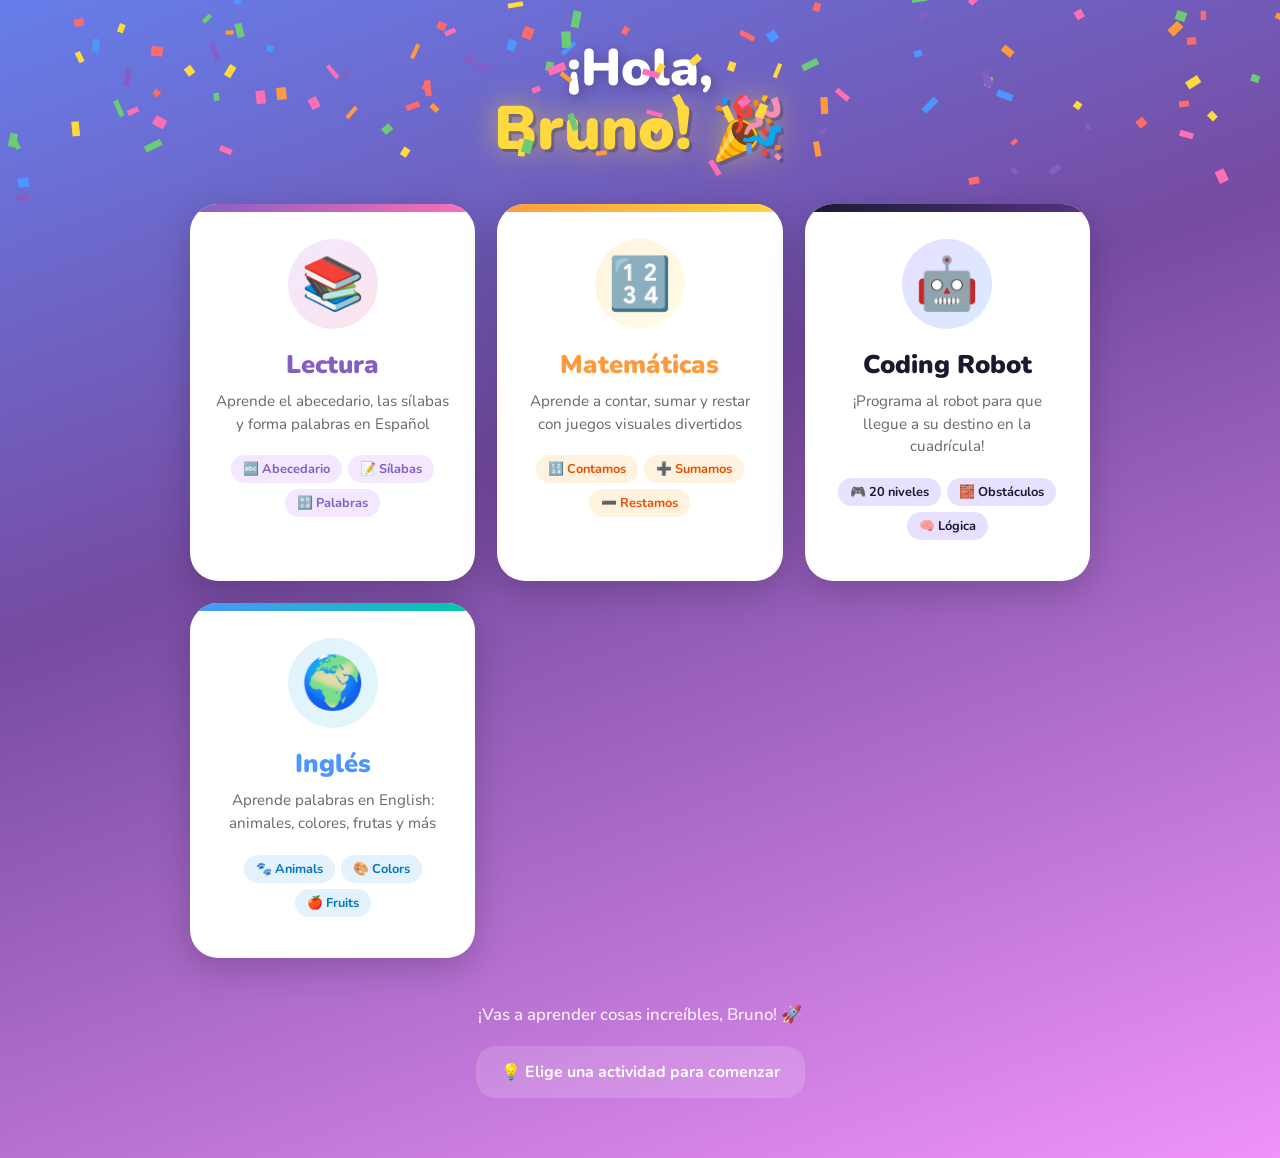
<file: index.html>
<!DOCTYPE html>
<html lang="es">
<head>
  <meta charset="UTF-8">
  <meta name="viewport" content="width=device-width, initial-scale=1.0, maximum-scale=1.0">
  <title>Bruno Aprende 🌟</title>
  <link rel="icon" href="favicon.svg" type="image/svg+xml">
  <link rel="apple-touch-icon" href="favicon.svg">
  <link rel="manifest" href="manifest.json">
  <meta name="theme-color" content="#845EC2">
  <meta name="apple-mobile-web-app-capable" content="yes">
  <meta name="apple-mobile-web-app-status-bar-style" content="black-translucent">
  <meta name="apple-mobile-web-app-title" content="Bruno Aprende">
  <link rel="stylesheet" href="styles.css">
  <style>
    body { background: linear-gradient(160deg, #667eea 0%, #764ba2 40%, #f093fb 100%); min-height: 100vh; }

    .home-wrapper {
      display: flex;
      flex-direction: column;
      align-items: center;
      padding: 40px 20px 60px;
      min-height: 100vh;
    }

    /* Header */
    .home-header { text-align: center; color: white; margin-bottom: 40px; animation: popIn 0.5s; }
    .deco-stars  { font-size: 2em; letter-spacing: 8px; margin-bottom: 15px; animation: float 3s infinite; display: block; }

    .home-header h1 {
      font-size: 3.2em;
      font-weight: 900;
      text-shadow: 3px 3px 12px rgba(0,0,0,0.25);
      line-height: 1.1;
    }

    .home-header h1 .name {
      display: block;
      font-size: 1.2em;
      color: #FFD93D;
      text-shadow: 3px 3px 0px rgba(0,0,0,0.2), 0 0 30px rgba(255,217,61,0.6);
    }

    .birthday-badge {
      display: inline-block;
      background: rgba(255,255,255,0.2);
      backdrop-filter: blur(10px);
      border: 2px solid rgba(255,255,255,0.4);
      color: white;
      border-radius: 50px;
      padding: 8px 22px;
      font-size: 1.1em;
      font-weight: 700;
      margin-top: 12px;
    }

    /* Activity Cards */
    .activity-cards {
      display: grid;
      grid-template-columns: repeat(auto-fit, minmax(260px, 1fr));
      gap: 22px;
      width: 100%;
      max-width: 900px;
    }

    .activity-card {
      background: white;
      border-radius: 28px;
      padding: 35px 25px;
      text-align: center;
      text-decoration: none;
      color: var(--text);
      box-shadow: 0 10px 35px rgba(0,0,0,0.2);
      transition: transform 0.25s, box-shadow 0.25s;
      display: block;
      position: relative;
      overflow: hidden;
      border-bottom: 6px solid transparent;
    }

    .activity-card::before {
      content: '';
      position: absolute;
      top: 0; left: 0; right: 0;
      height: 8px;
      background: var(--card-color);
    }

    .activity-card:hover {
      transform: translateY(-8px) scale(1.02);
      box-shadow: 0 18px 45px rgba(0,0,0,0.28);
    }

    .activity-card.reading   { --card-color: linear-gradient(135deg, #845EC2, #FF6FB4); }
    .activity-card.math      { --card-color: linear-gradient(135deg, #FF9A3C, #FFD93D); }
    .activity-card.english   { --card-color: linear-gradient(135deg, #4D96FF, #00C9A7); }
    .activity-card.coding    { --card-color: linear-gradient(135deg, #1a1a2e, #533483); }

    .card-icon-wrap {
      width: 90px; height: 90px;
      border-radius: 50%;
      margin: 0 auto 18px;
      display: flex;
      align-items: center;
      justify-content: center;
      font-size: 3.2em;
    }

    .reading .card-icon-wrap  { background: linear-gradient(135deg, #f3e8ff, #fce4ec); }
    .math    .card-icon-wrap  { background: linear-gradient(135deg, #fff3e0, #fffde7); }
    .english .card-icon-wrap  { background: linear-gradient(135deg, #e3f2fd, #e0f7fa); }
    .coding  .card-icon-wrap  { background: linear-gradient(135deg, #e8e0ff, #d8eaff); }

    .card-title {
      font-size: 1.6em;
      font-weight: 900;
      margin-bottom: 8px;
    }

    .reading .card-title  { color: #845EC2; }
    .math    .card-title  { color: #FF9A3C; }
    .english .card-title  { color: #4D96FF; }
    .coding  .card-title  { color: #1a1a2e; }

    .card-desc {
      font-size: 0.95em;
      color: #666;
      line-height: 1.5;
      margin-bottom: 20px;
    }

    .card-chips {
      display: flex;
      flex-wrap: wrap;
      gap: 6px;
      justify-content: center;
    }

    .chip {
      background: #f5f5f5;
      border-radius: 20px;
      padding: 5px 12px;
      font-size: 0.8em;
      font-weight: 700;
      color: #555;
    }

    .reading .chip { background: #f3e8ff; color: #845EC2; }
    .coding  .chip { background: #e8e0ff; color: #1a1a2e; }
    .math    .chip { background: #fff3e0; color: #e65100; }
    .english .chip { background: #e3f2fd; color: #0277bd; }

    /* Footer */
    .home-footer {
      text-align: center;
      color: rgba(255,255,255,0.85);
      margin-top: 45px;
      font-size: 1.05em;
      font-weight: 600;
    }

    .balloon-row {
      font-size: 2.2em;
      letter-spacing: 5px;
      margin-bottom: 10px;
      animation: float 2.5s infinite;
      display: block;
    }

    .progress-wrap {
      background: rgba(255,255,255,0.15);
      border-radius: 20px;
      padding: 15px 25px;
      margin-top: 20px;
      color: white;
      font-weight: 700;
      font-size: 0.95em;
    }
  </style>
</head>
<body>
  <canvas id="confetti-canvas"></canvas>

  <div class="home-wrapper">
    <div class="home-header">
      <h1>
        ¡Hola,
        <span class="name">Bruno! 🎉</span>
      </h1>
    </div>

    <div class="activity-cards">
      <!-- Lectura -->
      <a href="lectura.html" class="activity-card reading">
        <div class="card-icon-wrap">📚</div>
        <div class="card-title">Lectura</div>
        <div class="card-desc">
          Aprende el abecedario, las sílabas<br>
          y forma palabras en Español
        </div>
        <div class="card-chips">
          <span class="chip">🔤 Abecedario</span>
          <span class="chip">📝 Sílabas</span>
          <span class="chip">🔡 Palabras</span>
        </div>
      </a>

      <!-- Matemáticas -->
      <a href="matematicas.html" class="activity-card math">
        <div class="card-icon-wrap">🔢</div>
        <div class="card-title">Matemáticas</div>
        <div class="card-desc">
          Aprende a contar, sumar y restar<br>
          con juegos visuales divertidos
        </div>
        <div class="card-chips">
          <span class="chip">🔢 Contamos</span>
          <span class="chip">➕ Sumamos</span>
          <span class="chip">➖ Restamos</span>
        </div>
      </a>

      <!-- Robot Programador -->
      <a href="coding-robot.html" class="activity-card coding">
        <div class="card-icon-wrap">🤖</div>
        <div class="card-title">Coding Robot</div>
        <div class="card-desc">
          ¡Programa al robot para que<br>
          llegue a su destino en la cuadrícula!
        </div>
        <div class="card-chips">
          <span class="chip">🎮 20 niveles</span>
          <span class="chip">🧱 Obstáculos</span>
          <span class="chip">🧠 Lógica</span>
        </div>
      </a>

      <!-- Inglés -->
      <a href="ingles.html" class="activity-card english">
        <div class="card-icon-wrap">🌍</div>
        <div class="card-title">Inglés</div>
        <div class="card-desc">
          Aprende palabras en English:<br>
          animales, colores, frutas y más
        </div>
        <div class="card-chips">
          <span class="chip">🐾 Animals</span>
          <span class="chip">🎨 Colors</span>
          <span class="chip">🍎 Fruits</span>
        </div>
      </a>
    </div>

    <div class="home-footer">
      <p>¡Vas a aprender cosas increíbles, Bruno! 🚀</p>
      <div class="progress-wrap">
        💡 Elige una actividad para comenzar
      </div>
    </div>
  </div>

  <script src="utils.js"></script>
  <script>
    // Launch confetti on load for birthday fun!
    window.addEventListener('load', () => {
      setTimeout(() => launchConfetti(2500), 600);
    });
  </script>
</body>
</html>
</file>
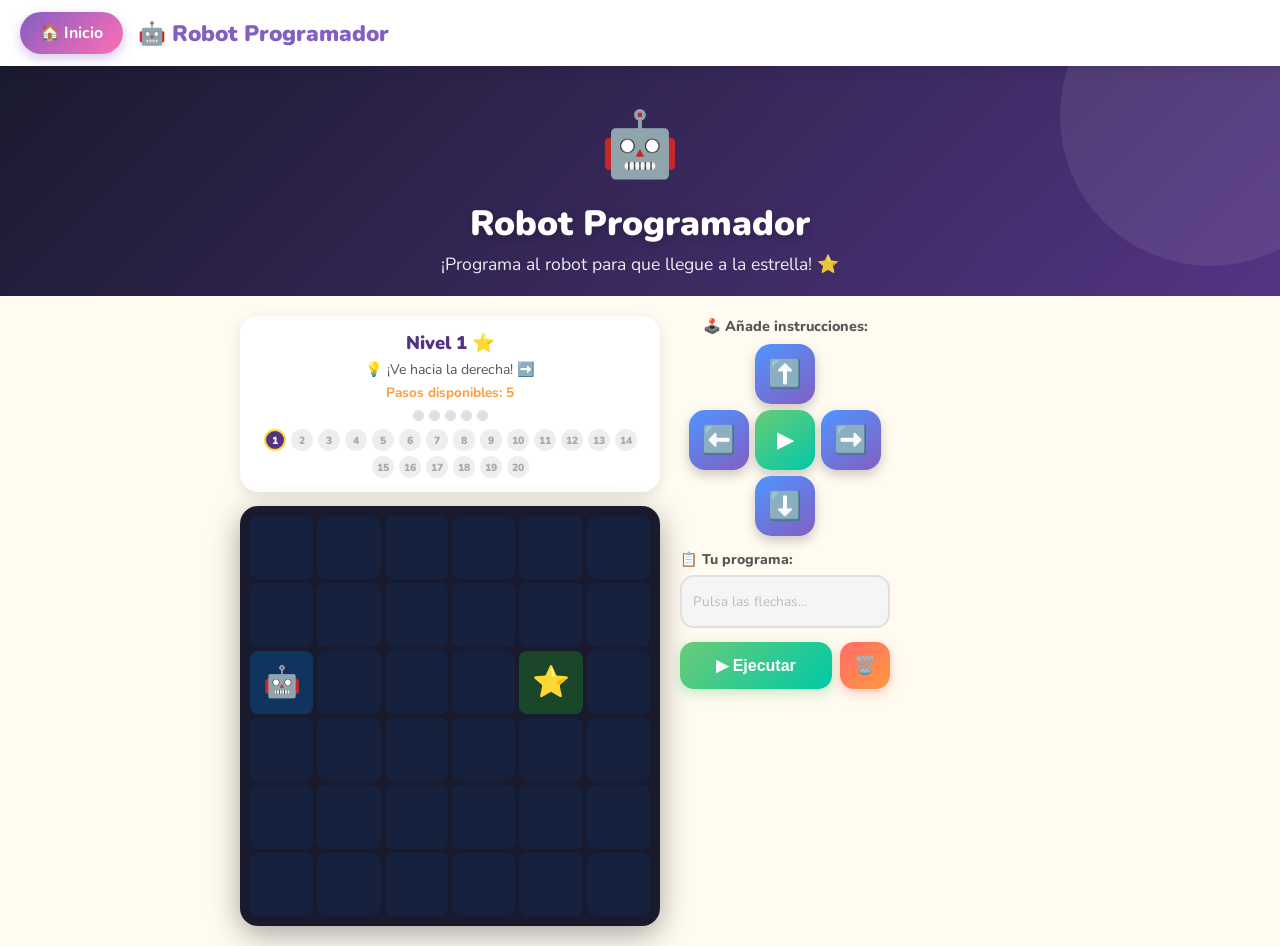
<file: coding-robot.html>
<!DOCTYPE html>
<html lang="es">
<head>
  <meta charset="UTF-8">
  <meta name="viewport" content="width=device-width, initial-scale=1.0, maximum-scale=1.0">
  <title>Robot Programador – Bruno Aprende 🤖</title>
  <link rel="icon" href="favicon.svg" type="image/svg+xml">
  <link rel="apple-touch-icon" href="favicon.svg">
  <link rel="manifest" href="manifest.json">
  <meta name="theme-color" content="#845EC2">
  <meta name="apple-mobile-web-app-capable" content="yes">
  <meta name="apple-mobile-web-app-status-bar-style" content="black-translucent">
  <meta name="apple-mobile-web-app-title" content="Bruno Aprende">
  <link rel="stylesheet" href="styles.css">
  <style>
    :root { --c1: #1a1a2e; --c2: #533483; }

    /* ===== LAYOUT ===== */
    .game-wrap {
      display: flex;
      gap: 20px;
      padding: 20px;
      align-items: flex-start;
      flex-wrap: wrap;
      max-width: 840px;
      margin: 0 auto;
    }

    .grid-section {
      flex: 1;
      min-width: 260px;
      max-width: 420px;
    }

    .controls-section {
      flex: 0 0 auto;
      width: 210px;
      display: flex;
      flex-direction: column;
      gap: 14px;
    }

    /* ===== LEVEL INFO ===== */
    .level-info {
      background: white;
      border-radius: 18px;
      padding: 14px 16px;
      box-shadow: 0 4px 14px rgba(0,0,0,0.1);
      margin-bottom: 14px;
      text-align: center;
    }
    .level-name  { font-size: 1.15em; font-weight: 900; color: #533483; }
    .level-hint  { font-size: 0.88em; color: #555; margin-top: 5px; }
    .level-steps { font-size: 0.85em; color: #FF9A3C; font-weight: 700; margin-top: 4px; }

    /* Step dots */
    .steps-row { display: flex; gap: 5px; flex-wrap: wrap; justify-content: center; margin-top: 8px; }
    .step-dot  { width: 11px; height: 11px; border-radius: 50%; background: #e0e0e0; transition: background 0.2s; }
    .step-dot.used { background: #4D96FF; }

    /* Level progress bar */
    .level-progress {
      display: flex;
      gap: 5px;
      justify-content: center;
      flex-wrap: wrap;
      margin-top: 8px;
    }
    .lv-dot {
      width: 22px; height: 22px;
      border-radius: 50%;
      background: #eee;
      display: flex;
      align-items: center;
      justify-content: center;
      font-size: 0.65em;
      font-weight: 900;
      color: #aaa;
      cursor: pointer;
      transition: all 0.15s;
      border: 2px solid transparent;
    }
    .lv-dot.done    { background: #6BCB77; color: white; }
    .lv-dot.current { background: #533483; color: white; border-color: #FFD93D; }
    .lv-dot:hover   { transform: scale(1.15); }

    /* ===== GRID ===== */
    .robot-grid {
      display: grid;
      grid-template-columns: repeat(6, 1fr);
      gap: 4px;
      background: #1a1a2e;
      border-radius: 18px;
      padding: 10px;
      box-shadow: 0 8px 30px rgba(0,0,0,0.35);
      width: 100%;
      aspect-ratio: 1;
    }

    .cell {
      background: #16213e;
      border-radius: 8px;
      display: flex;
      align-items: center;
      justify-content: center;
      font-size: clamp(1em, 4vw, 1.9em);
      aspect-ratio: 1;
      transition: background 0.25s;
      position: relative;
    }

    .cell.robot    { background: #0f3460; }
    .cell.goal     { background: #1a472a; animation: goalPulse 1.5s infinite; }
    .cell.obstacle { background: #3d0000; }
    .cell.visited  { background: #1a3a5c; }
    .cell.crash    { background: #5c0000 !important; animation: shake 0.45s; }
    .cell.success  { background: #1a5c2a !important; animation: popIn 0.4s; }

    @keyframes goalPulse {
      0%,100% { background: #1a472a; }
      50%      { background: #2d6a4f; }
    }

    /* Result banner */
    .result-banner {
      text-align: center;
      font-size: 1.15em;
      font-weight: 900;
      padding: 12px;
      border-radius: 14px;
      margin-top: 12px;
      display: none;
      animation: popIn 0.3s;
    }
    .result-banner.success { display: block; background: #e8f8e8; color: #2e7d32; }
    .result-banner.fail    { display: block; background: #ffe8e8; color: #c62828; }

    /* ===== D-PAD ===== */
    .dpad-label {
      text-align: center;
      font-size: 0.9em;
      font-weight: 800;
      color: #555;
      margin-bottom: 8px;
    }

    .dpad {
      display: grid;
      grid-template-columns: repeat(3, 60px);
      grid-template-rows: repeat(3, 60px);
      gap: 6px;
      margin: 0 auto;
      width: fit-content;
    }

    .dpad-btn {
      width: 60px; height: 60px;
      border: none;
      border-radius: 16px;
      font-size: 1.7em;
      cursor: pointer;
      display: flex;
      align-items: center;
      justify-content: center;
      transition: transform 0.1s, box-shadow 0.1s;
      box-shadow: 0 5px 12px rgba(0,0,0,0.2);
      user-select: none;
      -webkit-tap-highlight-color: transparent;
    }
    .dpad-btn:active { transform: scale(0.88); box-shadow: 0 2px 6px rgba(0,0,0,0.15); }

    .dpad-dir { background: linear-gradient(145deg, #4D96FF, #845EC2); color: white; }
    .dpad-ok  {
      background: linear-gradient(145deg, #6BCB77, #00C9A7);
      color: white;
      font-size: 1.3em;
      font-weight: 900;
    }
    .dpad-empty { background: transparent; pointer-events: none; box-shadow: none; }

    /* ===== COMMAND SEQUENCE ===== */
    .cmd-label { font-size: 0.88em; font-weight: 800; color: #555; margin-bottom: 6px; }
    .cmd-sequence {
      display: flex;
      flex-wrap: wrap;
      gap: 5px;
      min-height: 48px;
      background: #f5f5f5;
      border-radius: 14px;
      padding: 7px;
      border: 2px solid #e0e0e0;
      transition: border-color 0.3s;
    }
    .cmd-badge {
      width: 36px; height: 36px;
      border-radius: 10px;
      display: flex;
      align-items: center;
      justify-content: center;
      font-size: 1.1em;
      animation: popIn 0.18s;
      transition: all 0.2s;
    }
    .cmd-badge.pending  { background: linear-gradient(135deg,#4D96FF,#845EC2); box-shadow: 0 2px 6px rgba(77,150,255,0.35); }
    .cmd-badge.current  { background: linear-gradient(135deg,#FFD93D,#FF9A3C); box-shadow: 0 0 12px rgba(255,217,61,0.7); transform: scale(1.15); }
    .cmd-badge.done     { background: linear-gradient(135deg,#6BCB77,#00C9A7); }
    .cmd-badge.fail     { background: linear-gradient(135deg,#FF6B6B,#FF9A3C); }

    /* ===== ACTION BUTTONS ===== */
    .action-row { display: flex; gap: 8px; }

    .btn-run {
      flex: 1;
      background: linear-gradient(135deg, #6BCB77, #00C9A7);
      color: white; border: none;
      border-radius: 14px; padding: 13px 8px;
      font-size: 1em; font-weight: 900; cursor: pointer;
      box-shadow: 0 4px 14px rgba(107,203,119,0.4);
      transition: transform 0.15s;
    }
    .btn-run:hover:not(:disabled) { transform: scale(1.04); }
    .btn-run:disabled { opacity: 0.45; cursor: default; }

    .btn-clear {
      background: linear-gradient(135deg, #FF6B6B, #FF9A3C);
      color: white; border: none;
      border-radius: 14px; padding: 13px 14px;
      font-size: 1.1em; font-weight: 900; cursor: pointer;
      box-shadow: 0 4px 12px rgba(255,107,107,0.35);
      transition: transform 0.15s;
    }
    .btn-clear:hover { transform: scale(1.06); }

    /* ===== LEVEL COMPLETE MODAL ===== */
    .lc-box {
      background: white;
      border-radius: 28px;
      padding: 38px 28px;
      text-align: center;
      max-width: 330px;
      width: 92%;
      animation: popIn 0.4s;
    }
    .lc-box .lc-icon { font-size: 5em; display: block; }
    .lc-box h2 { font-size: 1.7em; font-weight: 900; color: #533483; margin: 12px 0 6px; }
    .lc-box p  { color: #555; margin-bottom: 22px; font-size: 1.05em; }

    /* ===== RESPONSIVE ===== */
    @media (max-width: 540px) {
      .game-wrap { flex-direction: column; align-items: center; padding: 12px; }
      .grid-section { max-width: 320px; width: 100%; }
      .controls-section { width: 100%; max-width: 320px; }
      .dpad { grid-template-columns: repeat(3, 70px); grid-template-rows: repeat(3, 70px); }
      .dpad-btn { width: 70px; height: 70px; }
    }
  </style>
</head>
<body>
  <canvas id="confetti-canvas"></canvas>

  <!-- Navbar -->
  <nav class="navbar">
    <a href="index.html" class="btn-home">🏠 Inicio</a>
    <span class="logo">🤖 Robot Programador</span>
  </nav>

  <!-- Header -->
  <div class="page-header" style="--c1:#1a1a2e;--c2:#533483;">
    <span class="page-icon">🤖</span>
    <h1>Robot Programador</h1>
    <p>¡Programa al robot para que llegue a la estrella! ⭐</p>
  </div>

  <div class="game-wrap">

    <!-- ===== LEFT: GRID ===== -->
    <div class="grid-section">

      <!-- Level info -->
      <div class="level-info">
        <div class="level-name"  id="level-name">Nivel 1</div>
        <div class="level-hint"  id="level-hint">💡 ...</div>
        <div class="level-steps" id="level-steps">Pasos disponibles: 0</div>
        <div class="steps-row"   id="steps-row"></div>
        <!-- Level dots -->
        <div class="level-progress" id="level-progress"></div>
      </div>

      <!-- 6x6 Grid -->
      <div class="robot-grid" id="robot-grid"></div>

      <!-- Result banner -->
      <div class="result-banner" id="result-banner"></div>
    </div>

    <!-- ===== RIGHT: CONTROLS ===== -->
    <div class="controls-section">

      <!-- D-pad -->
      <div>
        <div class="dpad-label">🕹️ Añade instrucciones:</div>
        <div class="dpad">
          <div class="dpad-empty"></div>
          <button class="dpad-btn dpad-dir" onclick="addCmd('U')" title="Arriba">⬆️</button>
          <div class="dpad-empty"></div>

          <button class="dpad-btn dpad-dir" onclick="addCmd('L')" title="Izquierda">⬅️</button>
          <button class="dpad-btn dpad-ok"  onclick="runProgram()" title="Ejecutar">▶</button>
          <button class="dpad-btn dpad-dir" onclick="addCmd('R')" title="Derecha">➡️</button>

          <div class="dpad-empty"></div>
          <button class="dpad-btn dpad-dir" onclick="addCmd('D')" title="Abajo">⬇️</button>
          <div class="dpad-empty"></div>
        </div>
      </div>

      <!-- Command sequence -->
      <div>
        <div class="cmd-label">📋 Tu programa:</div>
        <div class="cmd-sequence" id="cmd-sequence">
          <span style="color:#bbb;font-size:0.85em;padding:8px 4px;">Pulsa las flechas...</span>
        </div>
      </div>

      <!-- Action buttons -->
      <div class="action-row">
        <button class="btn-run" id="btn-run" onclick="runProgram()">▶ Ejecutar</button>
        <button class="btn-clear" onclick="clearLevel()" title="Limpiar">🗑️</button>
      </div>

    </div>
  </div>

  <!-- Level complete modal -->
  <div class="modal-overlay" id="celebration-modal">
    <div class="lc-box">
      <span class="lc-icon cel-emoji">🌟</span>
      <h2 class="cel-msg">¡Nivel completado!</h2>
      <p class="cel-sub">¡Programaste al robot perfectamente!</p>
      <button class="btn btn-primary" id="next-btn" onclick="nextLevel()">Siguiente nivel ➡️</button>
    </div>
  </div>

  <script src="utils.js"></script>
  <script>

    // ===== LEVELS =====
    // r = row (0=top), c = col (0=left)
    const LEVELS = [
      // ── 1-2: Línea recta (⭐) ──
      { name:'Nivel 1',  stars:1, robot:{r:2,c:0}, goal:{r:2,c:4}, maxSteps:5,
        hint:'¡Ve hacia la derecha! ➡️' },
      { name:'Nivel 2',  stars:1, robot:{r:0,c:2}, goal:{r:4,c:2}, maxSteps:5,
        hint:'¡Baja todo recto! ⬇️' },
      // ── 3-6: Dos direcciones sin obstáculos (⭐⭐) ──
      { name:'Nivel 3',  stars:2, robot:{r:0,c:0}, goal:{r:3,c:4}, maxSteps:9,
        hint:'Ve a la derecha y luego baja ↪️' },
      { name:'Nivel 4',  stars:2, robot:{r:5,c:0}, goal:{r:2,c:3}, maxSteps:8,
        hint:'Sube y luego ve a la derecha 🤔' },
      { name:'Nivel 5',  stars:2, robot:{r:0,c:5}, goal:{r:4,c:1}, maxSteps:9,
        hint:'Baja y luego ve a la izquierda 🤔' },
      { name:'Nivel 6',  stars:2, robot:{r:5,c:5}, goal:{r:1,c:1}, maxSteps:9,
        hint:'Sube y ve a la izquierda 🤔' },
      // ── 7-8: Dos direcciones + 1 obstáculo (⭐⭐) ──
      { name:'Nivel 7',  stars:2, robot:{r:0,c:0}, goal:{r:4,c:5}, maxSteps:11,
        obstacles:[{r:2,c:2}],
        hint:'¡Hay un obstáculo en el camino, rodéalo! 🧱' },
      { name:'Nivel 8',  stars:2, robot:{r:5,c:0}, goal:{r:1,c:4}, maxSteps:11,
        obstacles:[{r:3,c:2}],
        hint:'¡Busca el camino libre! 🧱' },
      // ── 9-10: Diagonal y grupos de obstáculos (⭐⭐⭐) ──
      { name:'Nivel 9',  stars:3, robot:{r:0,c:0}, goal:{r:5,c:5}, maxSteps:13,
        obstacles:[{r:1,c:1},{r:2,c:2},{r:3,c:3},{r:4,c:4}],
        hint:'¡La diagonal te bloquea! Rodéala por fuera 🧱' },
      { name:'Nivel 10', stars:3, robot:{r:5,c:0}, goal:{r:0,c:5}, maxSteps:12,
        obstacles:[{r:2,c:1},{r:2,c:2},{r:3,c:3},{r:3,c:4}],
        hint:'¡Esquiva los bloques del centro! 🧠' },
      // ── 11-12: Muros con un hueco (⭐⭐⭐) ──
      { name:'Nivel 11', stars:3, robot:{r:0,c:0}, goal:{r:5,c:4}, maxSteps:12,
        obstacles:[{r:2,c:1},{r:2,c:2},{r:2,c:3},{r:2,c:4},{r:2,c:5}],
        hint:'¡Hay un muro! El hueco está a la izquierda 🧱' },
      { name:'Nivel 12', stars:3, robot:{r:0,c:0}, goal:{r:5,c:5}, maxSteps:13,
        obstacles:[{r:2,c:1},{r:2,c:2},{r:2,c:3},{r:2,c:4},{r:4,c:0},{r:4,c:1},{r:4,c:2},{r:4,c:3}],
        hint:'¡Dos muros, dos huecos! Piensa bien el camino 🧠🧱' },
      // ── 13-14: Dos muros en zigzag (⭐⭐⭐⭐) ──
      { name:'Nivel 13', stars:4, robot:{r:0,c:5}, goal:{r:5,c:0}, maxSteps:13,
        obstacles:[{r:1,c:0},{r:1,c:1},{r:1,c:2},{r:1,c:3},{r:1,c:4},{r:3,c:1},{r:3,c:2},{r:3,c:3},{r:3,c:4},{r:3,c:5}],
        hint:'¡Dos muros! El hueco se alterna de lado 🔄🧱' },
      { name:'Nivel 14', stars:4, robot:{r:0,c:0}, goal:{r:5,c:5}, maxSteps:13,
        obstacles:[{r:1,c:1},{r:1,c:2},{r:1,c:3},{r:1,c:4},{r:1,c:5},{r:3,c:0},{r:3,c:1},{r:3,c:2},{r:3,c:3},{r:3,c:4}],
        hint:'¡El hueco cambia de lado en cada muro! 🔄🧠' },
      // ── 15-16: Tres muros, la meta es el hueco (⭐⭐⭐⭐) ──
      { name:'Nivel 15', stars:4, robot:{r:0,c:0}, goal:{r:5,c:3}, maxSteps:15,
        obstacles:[{r:1,c:1},{r:1,c:2},{r:1,c:3},{r:1,c:4},{r:1,c:5},{r:3,c:0},{r:3,c:1},{r:3,c:2},{r:3,c:3},{r:3,c:4},{r:5,c:0},{r:5,c:1},{r:5,c:2},{r:5,c:4},{r:5,c:5}],
        hint:'¡Tres muros! La estrella está en el único hueco libre 🏆🧱' },
      { name:'Nivel 16', stars:4, robot:{r:5,c:5}, goal:{r:0,c:2}, maxSteps:15,
        obstacles:[{r:4,c:0},{r:4,c:1},{r:4,c:2},{r:4,c:3},{r:4,c:4},{r:2,c:1},{r:2,c:2},{r:2,c:3},{r:2,c:4},{r:2,c:5},{r:0,c:0},{r:0,c:1},{r:0,c:3},{r:0,c:4},{r:0,c:5}],
        hint:'¡Sube por el hueco correcto en cada muro! ⬆️🤯' },
      // ── 17-18: Tres muros simétricos (⭐⭐⭐⭐⭐) ──
      { name:'Nivel 17', stars:5, robot:{r:0,c:0}, goal:{r:5,c:5}, maxSteps:14,
        obstacles:[{r:1,c:1},{r:1,c:2},{r:1,c:3},{r:1,c:4},{r:3,c:1},{r:3,c:2},{r:3,c:3},{r:3,c:4},{r:5,c:1},{r:5,c:2},{r:5,c:3},{r:5,c:4}],
        hint:'¡Experto! Tres muros te esperan, solo hay un lado libre 🤯🧱' },
      { name:'Nivel 18', stars:5, robot:{r:0,c:5}, goal:{r:5,c:0}, maxSteps:14,
        obstacles:[{r:1,c:1},{r:1,c:2},{r:1,c:3},{r:1,c:4},{r:3,c:1},{r:3,c:2},{r:3,c:3},{r:3,c:4},{r:5,c:1},{r:5,c:2},{r:5,c:3},{r:5,c:4}],
        hint:'¡Al revés que el anterior! ¿Qué lado eliges? 🔄🤯' },
      // ── 19-20: Curva en S (⭐⭐⭐⭐⭐) ──
      { name:'Nivel 19', stars:5, robot:{r:0,c:0}, goal:{r:5,c:1}, maxSteps:16,
        obstacles:[{r:2,c:0},{r:2,c:1},{r:2,c:2},{r:2,c:3},{r:4,c:2},{r:4,c:3},{r:4,c:4},{r:4,c:5}],
        hint:'¡Curva en S! Avanza, gira y vuelve a girar 🐍🏅' },
      { name:'Nivel 20', stars:5, robot:{r:0,c:0}, goal:{r:5,c:5}, maxSteps:22,
        obstacles:[{r:1,c:0},{r:1,c:1},{r:1,c:2},{r:1,c:3},{r:1,c:4},{r:3,c:2},{r:3,c:3},{r:3,c:4},{r:3,c:5},{r:5,c:0},{r:5,c:1},{r:5,c:2},{r:5,c:3},{r:5,c:4}],
        hint:'¡El nivel definitivo! Triple curva en S, solo los mejores lo superan 🏆👑' },
    ];

    const ARROWS = { U:'⬆️', D:'⬇️', L:'⬅️', R:'➡️' };
    const DELTAS = { U:{r:-1,c:0}, D:{r:1,c:0}, L:{r:0,c:-1}, R:{r:0,c:1} };

    let currentLv   = 0;
    let commands    = [];
    let isRunning   = false;
    let completed   = new Set();   // completed level indices

    // ── helpers ──
    function hasObstacle(r, c) {
      return (LEVELS[currentLv].obstacles || []).some(o => o.r===r && o.c===c);
    }
    function delay(ms) { return new Promise(res => setTimeout(res, ms)); }

    // ===== RENDER GRID =====
    function renderGrid(path=[], robotAt=null, crashAt=null) {
      const lv   = LEVELS[currentLv];
      const rPos = robotAt || lv.robot;
      const grid = document.getElementById('robot-grid');
      grid.innerHTML = '';

      for (let r=0; r<6; r++) {
        for (let c=0; c<6; c++) {
          const cell   = document.createElement('div');
          cell.className = 'cell';

          const isRobot = rPos.r===r && rPos.c===c;
          const isGoal  = lv.goal.r===r && lv.goal.c===c;
          const isObs   = hasObstacle(r, c);
          const isCrash = crashAt && crashAt.r===r && crashAt.c===c;
          const isPath  = path.some(p => p.r===r && p.c===c);

          if (isCrash)             { cell.classList.add('crash');    cell.textContent='💥'; }
          else if (isRobot&&isGoal){ cell.classList.add('success');  cell.textContent='🎉'; }
          else if (isRobot)        { cell.classList.add('robot');    cell.textContent='🤖'; }
          else if (isGoal)         { cell.classList.add('goal');     cell.textContent='⭐'; }
          else if (isObs)          { cell.classList.add('obstacle'); cell.textContent='🧱'; }
          else if (isPath)         { cell.classList.add('visited');  cell.textContent='·';  }

          grid.appendChild(cell);
        }
      }
    }

    // ===== LOAD LEVEL =====
    function loadLevel(idx) {
      currentLv = idx;
      commands  = [];
      isRunning = false;
      const lv  = LEVELS[idx];

      document.getElementById('level-name').textContent  = lv.name + ' ' + '⭐'.repeat(lv.stars);
      document.getElementById('level-hint').textContent  = '💡 ' + lv.hint;
      document.getElementById('level-steps').textContent = `Pasos disponibles: ${lv.maxSteps}`;
      document.getElementById('btn-run').disabled = false;

      // Steps dots
      const sRow = document.getElementById('steps-row');
      sRow.innerHTML = '';
      for (let i=0; i<lv.maxSteps; i++) {
        const d = document.createElement('div');
        d.className = 'step-dot';
        sRow.appendChild(d);
      }

      // Level progress dots
      buildProgressDots();
      renderGrid();
      updateCmdDisplay();
      hideBanner();
      hideCelebration();
    }

    function buildProgressDots() {
      const wrap = document.getElementById('level-progress');
      wrap.innerHTML = '';
      LEVELS.forEach((lv, i) => {
        const d = document.createElement('div');
        d.className = 'lv-dot';
        d.textContent = i+1;
        if (completed.has(i)) d.classList.add('done');
        if (i === currentLv)  d.classList.add('current');
        d.onclick = () => { if (!isRunning) loadLevel(i); };
        wrap.appendChild(d);
      });
    }

    // ===== COMMANDS =====
    function addCmd(dir) {
      if (isRunning) return;
      const lv = LEVELS[currentLv];
      if (commands.length >= lv.maxSteps) {
        // Wiggle the sequence box
        const seq = document.getElementById('cmd-sequence');
        seq.style.borderColor = '#FF6B6B';
        setTimeout(() => seq.style.borderColor = '#e0e0e0', 600);
        playWrong();
        return;
      }
      playClick();
      commands.push(dir);
      updateCmdDisplay();
    }

    function updateCmdDisplay() {
      const seq = document.getElementById('cmd-sequence');
      seq.innerHTML = '';
      if (commands.length === 0) {
        seq.innerHTML = '<span style="color:#bbb;font-size:0.85em;padding:8px 4px;">Pulsa las flechas...</span>';
      } else {
        commands.forEach((cmd, i) => {
          const b = document.createElement('div');
          b.className = 'cmd-badge pending';
          b.id = `badge-${i}`;
          b.textContent = ARROWS[cmd];
          seq.appendChild(b);
        });
      }
      // Update step dots
      document.querySelectorAll('#steps-row .step-dot').forEach((d, i) => {
        d.classList.toggle('used', i < commands.length);
      });
    }

    function clearLevel() {
      if (isRunning) return;
      commands  = [];
      isRunning = false;
      document.getElementById('btn-run').disabled = false;
      playClick();
      renderGrid();
      updateCmdDisplay();
      hideBanner();
    }

    // ===== RUN =====
    async function runProgram() {
      if (isRunning) return;
      if (commands.length === 0) {
        speak('¡Añade instrucciones primero!', 0.85, 1.1);
        const seq = document.getElementById('cmd-sequence');
        seq.style.borderColor = '#FF9A3C';
        setTimeout(() => seq.style.borderColor = '#e0e0e0', 700);
        return;
      }

      isRunning = true;
      document.getElementById('btn-run').disabled = true;
      hideBanner();

      const lv  = LEVELS[currentLv];
      let pos   = { ...lv.robot };
      const path = [];

      for (let i=0; i<commands.length; i++) {
        // Highlight current badge
        document.querySelectorAll('.cmd-badge').forEach((b, j) => {
          b.className = 'cmd-badge ' +
            (j < i ? 'done' : j === i ? 'current' : 'pending');
        });

        await delay(420);

        const delta = DELTAS[commands[i]];
        const nr = pos.r + delta.r;
        const nc = pos.c + delta.c;

        // Out of bounds
        if (nr < 0 || nr > 5 || nc < 0 || nc > 5) {
          renderGrid(path, pos, pos);
          await delay(200);
          document.querySelectorAll('.cmd-badge').forEach((b,j)=>{
            if(j===i) b.className='cmd-badge fail';
          });
          showBanner(false, '¡Ups! El robot salió de la cuadrícula 😅');
          speak('¡Ups! El robot se cayó del borde. ¡Inténtalo de nuevo!', 0.85, 1.1);
          isRunning = false;
          document.getElementById('btn-run').disabled = false;
          return;
        }

        // Hit obstacle
        if (hasObstacle(nr, nc)) {
          renderGrid(path, pos, {r:nr, c:nc});
          await delay(200);
          document.querySelectorAll('.cmd-badge').forEach((b,j)=>{
            if(j===i) b.className='cmd-badge fail';
          });
          showBanner(false, '¡Ups! El robot chocó con un obstáculo 🧱');
          speak('¡El robot chocó con un obstáculo! ¡Inténtalo de nuevo!', 0.85, 1.1);
          isRunning = false;
          document.getElementById('btn-run').disabled = false;
          return;
        }

        path.push({ ...pos });
        pos = { r:nr, c:nc };
        renderGrid(path, pos);

        // Goal reached!
        if (pos.r === lv.goal.r && pos.c === lv.goal.c) {
          document.querySelectorAll('.cmd-badge').forEach(b => b.className='cmd-badge done');
          await delay(300);
          renderGrid(path, pos);         // shows 🎉
          const CONGRATS = [
            '¡Bruno, lo has hecho genial! 🌟',
            '¡Fantástico, Bruno! 🚀',
            '¡Enhorabuena, Bruno! 🎉',
            '¡Increíble, Bruno! 🤩',
            '¡Muy bien, Bruno! ⭐',
            '¡Eso es, Bruno! ¡Tú puedes con todo! 💪',
            '¡Qué listo eres, Bruno! 🧠',
            '¡Genio del código, Bruno! 👾',
            '¡Impresionante, Bruno! 🏅',
            '¡Lo has clavado, Bruno! 🎯',
          ];
          const congrats = CONGRATS[currentLv % CONGRATS.length];
          showBanner(true, '¡Llegaste a la estrella! 🌟');
          playCorrect();
          launchConfetti(2800);
          speak(congrats.replace(/[🌟🚀🎉🤩⭐💪🧠👾🏅🎯]/gu, ''), 0.8, 1.15);
          completed.add(currentLv);
          buildProgressDots();

          await delay(1000);

          const isLast = currentLv >= LEVELS.length - 1;
          showCelebration(
            isLast ? '¡Has completado todos los niveles! 🏆' : congrats,
            isLast ? '¡Bruno, eres un auténtico Coding Master! 🤖👑' : '¡Sigue así, campeón!',
            '🤖'
          );
          const nextBtn = document.getElementById('next-btn');
          if (isLast) {
            nextBtn.textContent = '🔄 Jugar de nuevo';
            nextBtn.onclick = () => { completed.clear(); loadLevel(0); hideCelebration(); };
          } else {
            nextBtn.textContent = 'Siguiente nivel ➡️';
            nextBtn.onclick = nextLevel;
          }
          isRunning = false;
          return;
        }
      }

      // Ran out of steps without reaching goal
      document.querySelectorAll('.cmd-badge').forEach(b => b.className='cmd-badge done');
      showBanner(false, '¡Casi! El robot no llegó a la estrella ⭐');
      speak('¡Casi! Necesitas más pasos o un camino diferente. ¡Inténtalo de nuevo!', 0.85, 1.1);
      isRunning = false;
      document.getElementById('btn-run').disabled = false;
    }

    function nextLevel() {
      hideCelebration();
      loadLevel(Math.min(currentLv + 1, LEVELS.length - 1));
    }

    function showBanner(ok, msg) {
      const b = document.getElementById('result-banner');
      b.className = 'result-banner ' + (ok ? 'success' : 'fail');
      b.textContent = msg;
    }
    function hideBanner() {
      document.getElementById('result-banner').className = 'result-banner';
    }

    // Keyboard shortcuts (for desktop/laptop)
    document.addEventListener('keydown', e => {
      if (isRunning) return;
      const map = { ArrowUp:'U', ArrowDown:'D', ArrowLeft:'L', ArrowRight:'R' };
      if (map[e.key]) { e.preventDefault(); addCmd(map[e.key]); }
      if (e.key === 'Enter') runProgram();
      if (e.key === 'Escape' || e.key === 'Backspace') clearLevel();
    });

    // ===== INIT =====
    loadLevel(0);
  </script>
</body>
</html>
</file>
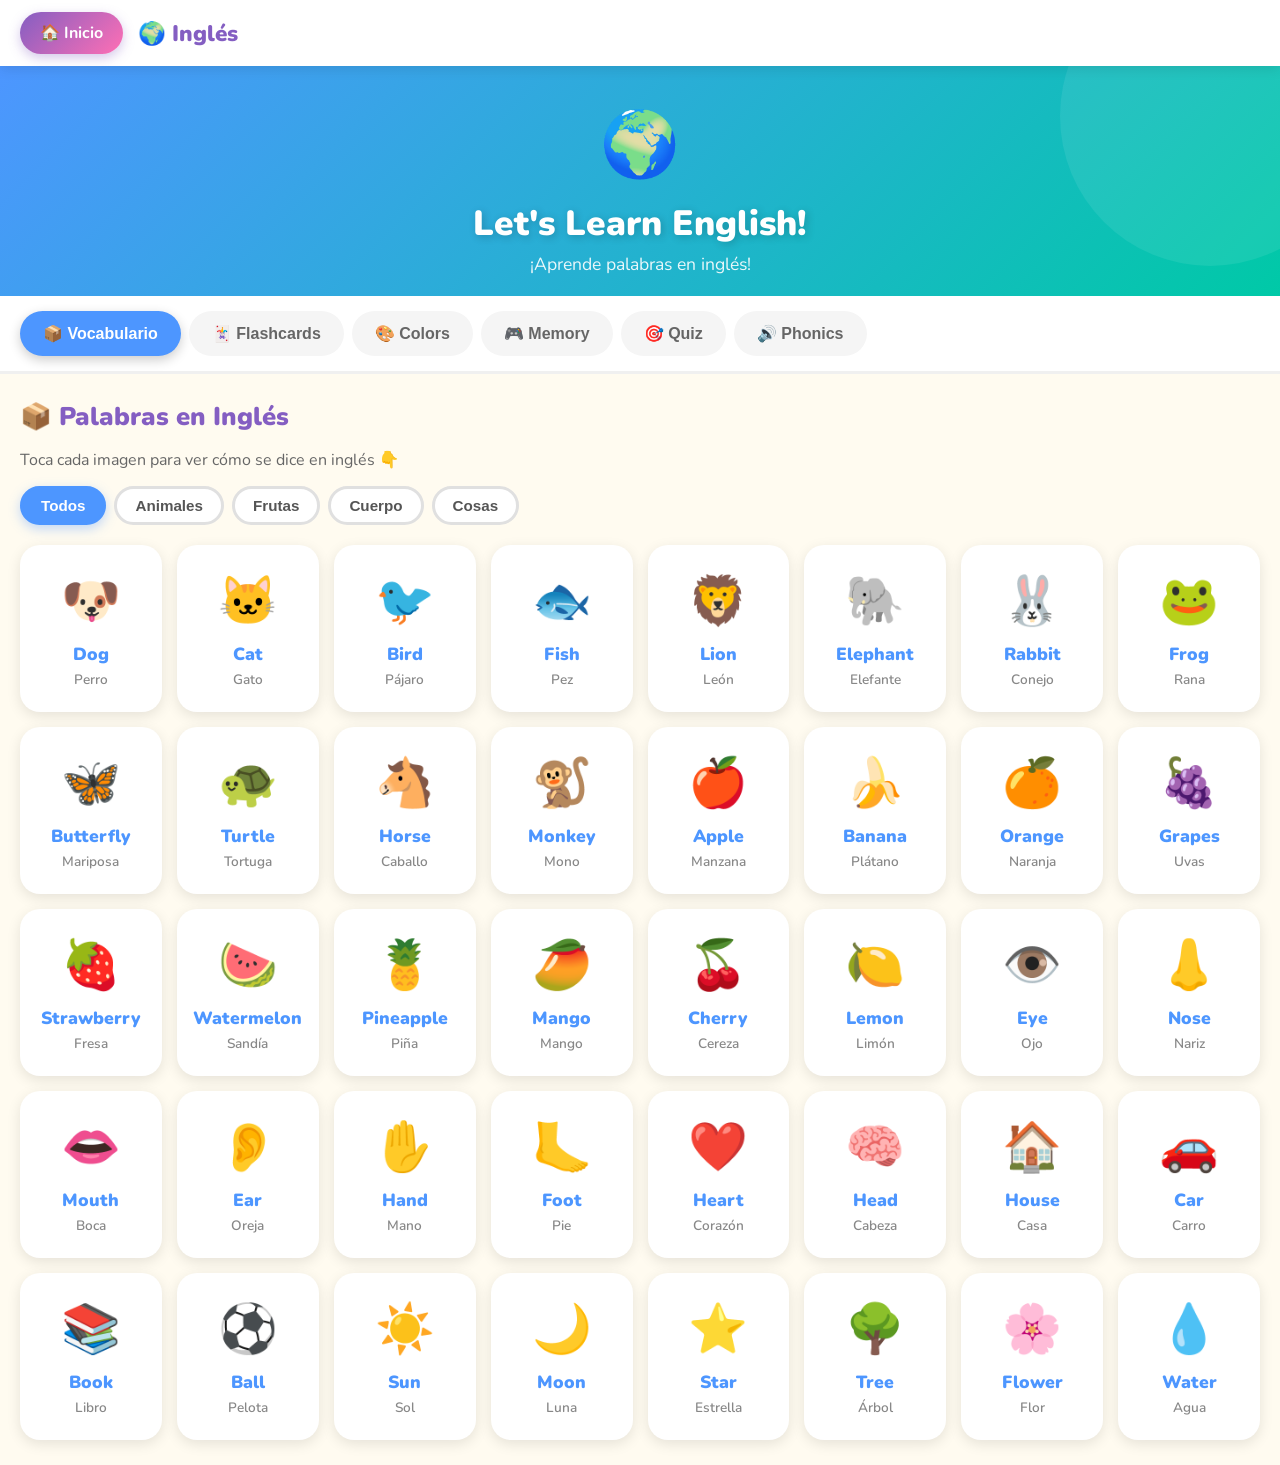
<file: ingles.html>
<!DOCTYPE html>
<html lang="es">
<head>
  <meta charset="UTF-8">
  <meta name="viewport" content="width=device-width, initial-scale=1.0, maximum-scale=1.0">
  <title>Inglés – Bruno Aprende 🌍</title>
  <link rel="icon" href="favicon.svg" type="image/svg+xml">
  <link rel="apple-touch-icon" href="favicon.svg">
  <link rel="manifest" href="manifest.json">
  <meta name="theme-color" content="#845EC2">
  <meta name="apple-mobile-web-app-capable" content="yes">
  <meta name="apple-mobile-web-app-status-bar-style" content="black-translucent">
  <meta name="apple-mobile-web-app-title" content="Bruno Aprende">
  <link rel="stylesheet" href="styles.css">
  <style>
    :root { --c1: #4D96FF; --c2: #00C9A7; }

    /* Category chips */
    .cat-filter { display: flex; flex-wrap: wrap; gap: 8px; margin-bottom: 20px; }
    .cat-chip {
      background: white;
      border: 3px solid #e0e0e0;
      border-radius: 50px;
      padding: 8px 18px;
      font-size: 0.95em;
      font-weight: 700;
      cursor: pointer;
      transition: all 0.15s;
      color: #555;
    }
    .cat-chip.active { background: var(--blue); border-color: var(--blue); color: white; box-shadow: 0 4px 12px rgba(77,150,255,0.35); }
    .cat-chip:hover:not(.active) { border-color: var(--blue); color: var(--blue); }

    /* Vocab grid */
    .vocab-grid { display: grid; grid-template-columns: repeat(auto-fill, minmax(140px, 1fr)); gap: 15px; }
    .vocab-card {
      background: white;
      border-radius: 20px;
      padding: 20px 12px;
      text-align: center;
      box-shadow: 0 4px 14px rgba(0,0,0,0.1);
      cursor: pointer;
      transition: transform 0.2s, box-shadow 0.2s;
      border: 3px solid transparent;
      user-select: none;
    }
    .vocab-card:hover { transform: scale(1.06); box-shadow: 0 8px 22px rgba(0,0,0,0.16); border-color: var(--blue); }
    .vocab-card .vc-emoji { font-size: 3em; display: block; margin-bottom: 8px; }
    .vocab-card .vc-en { font-size: 1.1em; font-weight: 900; color: var(--blue); margin-bottom: 4px; }
    .vocab-card .vc-es { font-size: 0.85em; font-weight: 600; color: #888; }

    /* Word popup */
    .word-popup {
      position: fixed;
      top: 50%; left: 50%;
      transform: translate(-50%,-50%) scale(0);
      background: linear-gradient(135deg, #4D96FF, #00C9A7);
      color: white;
      border-radius: 28px;
      padding: 35px 45px;
      text-align: center;
      z-index: 999;
      box-shadow: 0 15px 50px rgba(0,0,0,0.3);
      transition: transform 0.3s;
      min-width: 220px;
    }
    .word-popup.show { transform: translate(-50%,-50%) scale(1); }
    .word-popup .wp-emoji { font-size: 4em; }
    .word-popup .wp-en  { font-size: 2.2em; font-weight: 900; margin-top: 8px; }
    .word-popup .wp-es  { font-size: 1.2em; font-weight: 600; opacity: 0.85; margin-top: 4px; }

    /* Flashcard nav */
    .fc-nav { display: flex; align-items: center; justify-content: center; gap: 15px; margin: 15px 0; flex-wrap: wrap; }
    .fc-nav .fc-counter { font-size: 1.1em; font-weight: 800; color: var(--blue); }
    .fc-hint { text-align: center; font-size: 0.95em; color: #888; margin-bottom: 15px; }

    /* Color swatches */
    .color-grid { display: grid; grid-template-columns: repeat(auto-fill, minmax(140px, 1fr)); gap: 15px; }
    .color-swatch {
      border-radius: 20px;
      padding: 30px 15px;
      text-align: center;
      box-shadow: 0 4px 14px rgba(0,0,0,0.12);
      cursor: pointer;
      transition: transform 0.2s;
      color: white;
      text-shadow: 1px 1px 4px rgba(0,0,0,0.3);
    }
    .color-swatch:hover { transform: scale(1.07); }
    .color-swatch .cs-en { font-size: 1.3em; font-weight: 900; }
    .color-swatch .cs-es { font-size: 0.9em; font-weight: 600; opacity: 0.9; margin-top: 4px; }

    /* Memory game */
    .memory-grid {
      display: grid;
      grid-template-columns: repeat(4, 1fr);
      gap: 10px;
      max-width: 480px;
      margin: 0 auto;
    }
    .mem-card {
      aspect-ratio: 1;
      border-radius: 16px;
      display: flex;
      align-items: center;
      justify-content: center;
      font-size: 1.3em;
      font-weight: 800;
      cursor: pointer;
      transition: transform 0.2s;
      box-shadow: 0 3px 10px rgba(0,0,0,0.1);
      user-select: none;
    }
    .mem-card.face-down { background: linear-gradient(135deg, #4D96FF, #845EC2); color: white; font-size: 1.8em; }
    .mem-card.face-up { background: white; border: 3px solid #e0e0e0; }
    .mem-card.matched { background: #e8f8e8; border-color: #6BCB77; cursor: default; }
    .mem-card:hover:not(.matched) { transform: scale(1.05); }

    /* ===== PHONICS ===== */
    .phonics-nav { display:flex; flex-wrap:wrap; gap:10px; margin-bottom:20px; }
    .ph-pill {
      background: white; border: 3px solid #e0e0e0; border-radius: 50px;
      padding: 10px 20px; font-size: 0.92em; font-weight: 700; cursor: pointer;
      transition: all 0.2s; color: #555;
    }
    .ph-pill.active { background: var(--blue); border-color: var(--blue); color: white; box-shadow: 0 4px 12px rgba(77,150,255,0.35); }
    .ph-pill:hover:not(.active) { border-color: var(--blue); color: var(--blue); }

    /* Letter sounds grid */
    .ph-letter-grid { display: grid; grid-template-columns: repeat(auto-fill, minmax(110px, 1fr)); gap: 12px; }
    .ph-letter-card {
      background: white; border-radius: 18px; padding: 14px 10px; text-align: center;
      cursor: pointer; box-shadow: 0 3px 12px rgba(0,0,0,0.1);
      transition: transform 0.2s, box-shadow 0.2s; border: 3px solid #e8f0ff; user-select: none;
    }
    .ph-letter-card:hover { transform: scale(1.07); box-shadow: 0 6px 18px rgba(77,150,255,0.25); border-color: var(--blue); }
    .ph-letter-card.playing { background: #e8f4ff; border-color: #4D96FF; transform: scale(1.08); }
    .ph-big-letter { font-size: 2em; font-weight: 900; color: #4D96FF; line-height: 1; }
    .ph-sound { font-size: 0.72em; color: #888; margin: 3px 0; font-style: italic; }
    .ph-keyword-emoji { font-size: 1.7em; }
    .ph-keyword { font-size: 0.78em; font-weight: 700; color: #444; margin-top: 3px; }

    /* Short vowels */
    .vowel-tabs { display: flex; gap: 10px; margin-bottom: 16px; flex-wrap: wrap; }
    .vowel-tab {
      width: 52px; height: 52px; border-radius: 50%; border: none; color: white;
      font-size: 1.5em; font-weight: 900; cursor: pointer;
      box-shadow: 0 4px 12px rgba(0,0,0,0.2); transition: transform 0.2s; opacity: 0.65;
    }
    .vowel-tab.active { opacity: 1; transform: scale(1.18); box-shadow: 0 6px 16px rgba(0,0,0,0.3); }
    .vowel-tab:hover { opacity: 0.9; transform: scale(1.1); }
    .vowel-header { border-radius: 20px; padding: 18px; margin-bottom: 14px; text-align: center; }
    .vowel-big { font-size: 3em; font-weight: 900; color: white; text-shadow: 2px 2px 8px rgba(0,0,0,0.2); }
    .vowel-desc { font-size: 0.95em; font-weight: 700; color: rgba(255,255,255,0.9); margin-top: 4px; }

    /* Shared word card grid */
    .ph-word-grid { display: grid; grid-template-columns: repeat(auto-fill, minmax(105px, 1fr)); gap: 12px; }
    .ph-word-card {
      background: white; border-radius: 16px; padding: 14px 10px; text-align: center;
      cursor: pointer; box-shadow: 0 3px 10px rgba(0,0,0,0.1);
      border: 3px solid transparent; transition: transform 0.2s; user-select: none;
    }
    .ph-word-card:hover { transform: scale(1.07); }
    .ph-word-card.playing { border-color: #4D96FF; background: #e8f4ff; }
    .ph-word-emoji { font-size: 2.1em; }
    .ph-word-text { font-size: 1.2em; font-weight: 900; color: #333; margin-top: 6px; }

    /* Word families */
    .family-pills { display: flex; flex-wrap: wrap; gap: 8px; margin-bottom: 16px; }
    .fam-pill {
      background: white; border: 3px solid #e0e0e0; border-radius: 50px;
      padding: 8px 18px; font-size: 1.1em; font-weight: 900; cursor: pointer;
      transition: all 0.15s; color: #555;
    }
    .fam-pill.active { color: white; border-color: transparent; }
    .family-header { border-radius: 20px; padding: 18px; margin-bottom: 14px; text-align: center; }
    .family-pattern { font-size: 2.8em; font-weight: 900; color: white; text-shadow: 2px 2px 8px rgba(0,0,0,0.2); letter-spacing: 3px; }
    .family-desc { font-size: 0.95em; font-weight: 700; color: rgba(255,255,255,0.9); margin-top: 6px; }

    /* Blend & Read */
    .blend-card {
      background: white; border-radius: 24px; padding: 28px 20px; text-align: center;
      box-shadow: 0 6px 20px rgba(0,0,0,0.12); margin-bottom: 18px;
    }
    .blend-emoji { font-size: 4.5em; margin-bottom: 12px; }
    .blend-phonemes { display: flex; justify-content: center; gap: 10px; margin-bottom: 18px; flex-wrap: wrap; }
    .phoneme-box {
      width: 68px; height: 68px; background: #f0f4ff; border: 3px solid #c8d9ff;
      border-radius: 16px; display: flex; align-items: center; justify-content: center;
      font-size: 1.9em; font-weight: 900; color: #4D96FF; cursor: pointer;
      transition: all 0.2s; user-select: none;
    }
    .phoneme-box:hover { background: #dce8ff; border-color: #4D96FF; transform: scale(1.08); }
    .phoneme-box.active { background: #4D96FF; color: white; border-color: #2c7be5; transform: scale(1.15); }
    .phoneme-box.blended { background: #e8f8e8; border-color: #6BCB77; color: #27ae60; }
    .blend-word-show {
      font-size: 2.4em; font-weight: 900; color: #27ae60; margin-bottom: 14px;
      transition: opacity 0.4s; min-height: 1.3em; letter-spacing: 2px;
    }
    .blend-btn { font-size: 1.1em; padding: 12px 30px; }
    .blend-nav { display: flex; justify-content: center; align-items: center; gap: 15px; flex-wrap: wrap; }

    /* Quiz */
    .quiz-card-wrap {
      background: white;
      border-radius: 24px;
      padding: 25px;
      box-shadow: 0 6px 20px rgba(0,0,0,0.1);
      text-align: center;
      margin-bottom: 20px;
    }
    .quiz-emoji { font-size: 5em; margin-bottom: 10px; }
    .quiz-question { font-size: 1.3em; font-weight: 800; color: #555; margin-bottom: 20px; }
  </style>
</head>
<body>
  <canvas id="confetti-canvas"></canvas>

  <!-- Word popup -->
  <div class="word-popup" id="word-popup">
    <div class="wp-emoji" id="wp-emoji">🐶</div>
    <div class="wp-en"   id="wp-en">Dog</div>
    <div class="wp-es"   id="wp-es">Perro</div>
  </div>

  <!-- Navbar -->
  <nav class="navbar">
    <a href="index.html" class="btn-home">🏠 Inicio</a>
    <span class="logo">🌍 Inglés</span>
  </nav>

  <!-- Header -->
  <div class="page-header" style="--c1:#4D96FF;--c2:#00C9A7;">
    <span class="page-icon">🌍</span>
    <h1>Let's Learn English!</h1>
    <p>¡Aprende palabras en inglés!</p>
  </div>

  <!-- Tabs -->
  <div class="tabs">
    <button class="tab-btn active" data-tab="tab-vocab">📦 Vocabulario</button>
    <button class="tab-btn" data-tab="tab-flash">🃏 Flashcards</button>
    <button class="tab-btn" data-tab="tab-colors">🎨 Colors</button>
    <button class="tab-btn" data-tab="tab-memory">🎮 Memory</button>
    <button class="tab-btn" data-tab="tab-quiz">🎯 Quiz</button>
    <button class="tab-btn" data-tab="tab-phonics">🔊 Phonics</button>
  </div>

  <!-- ===== TAB 1: VOCABULARIO ===== -->
  <div id="tab-vocab" class="tab-content active">
    <div class="section-title">📦 Palabras en Inglés</div>
    <p style="color:#666;margin-bottom:15px;">Toca cada imagen para ver cómo se dice en inglés 👇</p>

    <div class="cat-filter" id="cat-filter"></div>
    <div class="vocab-grid" id="vocab-grid"></div>
  </div>

  <!-- ===== TAB 2: FLASHCARDS ===== -->
  <div id="tab-flash" class="tab-content">
    <div class="section-title">🃏 Flashcards</div>
    <div class="fc-hint">Toca la tarjeta para verla en Español 👆</div>

    <div class="fc-nav">
      <button class="btn btn-primary" onclick="prevFlash()">◀ Anterior</button>
      <span class="fc-counter" id="fc-counter">1 / 1</span>
      <button class="btn btn-primary" onclick="nextFlash()">Siguiente ▶</button>
    </div>

    <div class="flashcard-wrap" onclick="flipCard()" id="fc-wrap">
      <div class="flashcard" id="fc-card">
        <div class="card-face card-front">
          <div class="big-emoji" id="fc-emoji-front">🐶</div>
          <div class="word-en"   id="fc-word-en">Dog</div>
          <div class="hint">👆 Toca para ver la traducción</div>
        </div>
        <div class="card-face card-back">
          <div class="big-emoji" id="fc-emoji-back">🐶</div>
          <div class="word-en"   id="fc-word-es">Perro</div>
          <div class="hint">En Español:</div>
        </div>
      </div>
    </div>
  </div>

  <!-- ===== TAB 3: COLORS ===== -->
  <div id="tab-colors" class="tab-content">
    <div class="section-title">🎨 Los Colores / Colors</div>
    <p style="color:#666;margin-bottom:15px;">Toca cada color para aprender cómo se dice en inglés 🎨</p>
    <div class="color-grid" id="color-grid"></div>
  </div>

  <!-- ===== TAB 4: MEMORY ===== -->
  <div id="tab-memory" class="tab-content">
    <div class="section-title">🎮 Juego de Memoria</div>
    <p style="color:#666;margin-bottom:15px;">Encuentra los pares: imagen + palabra en inglés 👇</p>

    <div class="score-bar">
      <span id="mem-pairs" class="score-text">Pares: 0 / 8</span>
      <button class="btn btn-orange" onclick="initMemory()" style="padding:8px 18px;font-size:0.9em;">🔄 Reiniciar</button>
    </div>

    <div class="memory-grid" id="memory-grid"></div>
  </div>

  <!-- ===== TAB 5: QUIZ ===== -->
  <div id="tab-quiz" class="tab-content">
    <div class="section-title">🎯 ¡Quiz de Inglés!</div>
    <p style="color:#666;margin-bottom:15px;">¿Cuál es la traducción al inglés? 🤔</p>

    <div class="score-bar">
      <span id="quiz-stars" class="stars-display">☆☆☆☆☆</span>
      <span id="quiz-score" class="score-text">0 / 0 correctas</span>
    </div>

    <div class="quiz-card-wrap">
      <div class="quiz-emoji"    id="quiz-emoji">🐶</div>
      <div class="quiz-question" id="quiz-question">¿Cómo se dice "Perro" en inglés?</div>
      <div class="options-grid"  id="quiz-options" style="max-width:400px;margin:0 auto;"></div>
      <div class="feedback"      id="quiz-feedback"></div>
    </div>
  </div>

  <!-- ===== TAB 6: PHONICS ===== -->
  <div id="tab-phonics" class="tab-content">
    <div class="section-title">🔊 Phonics – ¡Aprende a leer en inglés!</div>
    <p style="color:#666;margin-bottom:15px;">Aprende los sonidos de las letras y lee tus primeras palabras en inglés 🎉</p>

    <!-- Sub-section pills -->
    <div class="phonics-nav">
      <button class="ph-pill active" onclick="showPhSection('ph-sounds',this)">🔤 Letter Sounds</button>
      <button class="ph-pill" onclick="showPhSection('ph-vowels',this)">🔵 Short Vowels</button>
      <button class="ph-pill" onclick="showPhSection('ph-families',this)">🎵 Word Families</button>
      <button class="ph-pill" onclick="showPhSection('ph-blend',this)">🔀 Blend &amp; Read</button>
    </div>

    <!-- 1. Letter Sounds -->
    <div id="ph-sounds" class="ph-section">
      <p style="color:#666;font-size:0.9em;margin-bottom:14px;">Toca cada letra para escuchar su sonido 👂</p>
      <div class="ph-letter-grid" id="ph-letter-grid"></div>
    </div>

    <!-- 2. Short Vowels -->
    <div id="ph-vowels" class="ph-section" style="display:none;">
      <p style="color:#666;font-size:0.9em;margin-bottom:14px;">Aprende palabras cortas con cada vocal 🔤</p>
      <div class="vowel-tabs">
        <button class="vowel-tab active" onclick="showVowel('A',this)" style="background:#FF6B6B">A</button>
        <button class="vowel-tab" onclick="showVowel('E',this)" style="background:#FF9F43">E</button>
        <button class="vowel-tab" onclick="showVowel('I',this)" style="background:#6AB04C">I</button>
        <button class="vowel-tab" onclick="showVowel('O',this)" style="background:#4D96FF">O</button>
        <button class="vowel-tab" onclick="showVowel('U',this)" style="background:#A29BFE">U</button>
      </div>
      <div id="vowel-content"></div>
    </div>

    <!-- 3. Word Families -->
    <div id="ph-families" class="ph-section" style="display:none;">
      <p style="color:#666;font-size:0.9em;margin-bottom:14px;">¡Todas estas palabras riman! 🎵</p>
      <div class="family-pills" id="family-pills"></div>
      <div id="family-content"></div>
    </div>

    <!-- 4. Blend & Read -->
    <div id="ph-blend" class="ph-section" style="display:none;">
      <p style="color:#666;font-size:0.9em;margin-bottom:14px;">Toca cada sonido, luego pulsa <strong>Blend!</strong> para leer la palabra 🔀</p>
      <div class="blend-card">
        <div class="blend-emoji" id="blend-emoji">🐱</div>
        <div class="blend-phonemes" id="blend-phonemes"></div>
        <div class="blend-word-show" id="blend-word-show" style="opacity:0;">cat</div>
        <button class="btn btn-primary blend-btn" id="blend-btn" onclick="doBlend()">🔀 Blend!</button>
      </div>
      <div class="blend-nav">
        <button class="btn btn-orange" onclick="prevBlend()">◀ Anterior</button>
        <span id="blend-counter" style="font-weight:800;color:#4D96FF;">1 / 20</span>
        <button class="btn btn-primary" onclick="nextBlend()">Siguiente ▶</button>
      </div>
    </div>
  </div>

  <!-- Celebration Modal -->
  <div class="modal-overlay" id="celebration-modal">
    <div class="modal-box">
      <div class="cel-emoji" style="font-size:5em;">🌟</div>
      <h2 class="cel-msg">¡Excelente!</h2>
      <p class="cel-sub">¡Muy bien hecho, Bruno!</p>
      <button class="btn btn-primary" onclick="hideCelebration()">¡Seguimos! 🚀</button>
    </div>
  </div>

  <script src="utils.js"></script>
  <script>
    // ===== VOCABULARY DATA =====
    const VOCAB = [
      // Animals
      {cat:'Animales',en:'Dog',    es:'Perro',    e:'🐶'},
      {cat:'Animales',en:'Cat',    es:'Gato',     e:'🐱'},
      {cat:'Animales',en:'Bird',   es:'Pájaro',   e:'🐦'},
      {cat:'Animales',en:'Fish',   es:'Pez',      e:'🐟'},
      {cat:'Animales',en:'Lion',   es:'León',     e:'🦁'},
      {cat:'Animales',en:'Elephant',es:'Elefante',e:'🐘'},
      {cat:'Animales',en:'Rabbit',  es:'Conejo',  e:'🐰'},
      {cat:'Animales',en:'Frog',   es:'Rana',     e:'🐸'},
      {cat:'Animales',en:'Butterfly',es:'Mariposa',e:'🦋'},
      {cat:'Animales',en:'Turtle',  es:'Tortuga', e:'🐢'},
      {cat:'Animales',en:'Horse',   es:'Caballo', e:'🐴'},
      {cat:'Animales',en:'Monkey',  es:'Mono',    e:'🐒'},
      // Fruits
      {cat:'Frutas',en:'Apple',  es:'Manzana',e:'🍎'},
      {cat:'Frutas',en:'Banana', es:'Plátano', e:'🍌'},
      {cat:'Frutas',en:'Orange', es:'Naranja', e:'🍊'},
      {cat:'Frutas',en:'Grapes', es:'Uvas',    e:'🍇'},
      {cat:'Frutas',en:'Strawberry',es:'Fresa',e:'🍓'},
      {cat:'Frutas',en:'Watermelon',es:'Sandía',e:'🍉'},
      {cat:'Frutas',en:'Pineapple',es:'Piña',  e:'🍍'},
      {cat:'Frutas',en:'Mango',  es:'Mango',   e:'🥭'},
      {cat:'Frutas',en:'Cherry', es:'Cereza',  e:'🍒'},
      {cat:'Frutas',en:'Lemon',  es:'Limón',   e:'🍋'},
      // Body
      {cat:'Cuerpo',en:'Eye',    es:'Ojo',      e:'👁️'},
      {cat:'Cuerpo',en:'Nose',   es:'Nariz',    e:'👃'},
      {cat:'Cuerpo',en:'Mouth',  es:'Boca',     e:'👄'},
      {cat:'Cuerpo',en:'Ear',    es:'Oreja',    e:'👂'},
      {cat:'Cuerpo',en:'Hand',   es:'Mano',     e:'✋'},
      {cat:'Cuerpo',en:'Foot',   es:'Pie',      e:'🦶'},
      {cat:'Cuerpo',en:'Heart',  es:'Corazón',  e:'❤️'},
      {cat:'Cuerpo',en:'Head',   es:'Cabeza',   e:'🧠'},
      // Things
      {cat:'Cosas',en:'House',  es:'Casa',    e:'🏠'},
      {cat:'Cosas',en:'Car',    es:'Carro',   e:'🚗'},
      {cat:'Cosas',en:'Book',   es:'Libro',   e:'📚'},
      {cat:'Cosas',en:'Ball',   es:'Pelota',  e:'⚽'},
      {cat:'Cosas',en:'Sun',    es:'Sol',     e:'☀️'},
      {cat:'Cosas',en:'Moon',   es:'Luna',    e:'🌙'},
      {cat:'Cosas',en:'Star',   es:'Estrella',e:'⭐'},
      {cat:'Cosas',en:'Tree',   es:'Árbol',   e:'🌳'},
      {cat:'Cosas',en:'Flower', es:'Flor',    e:'🌸'},
      {cat:'Cosas',en:'Water',  es:'Agua',    e:'💧'},
    ];

    const COLORS_DATA = [
      {en:'Red',     es:'Rojo',     hex:'#e74c3c'},
      {en:'Blue',    es:'Azul',     hex:'#3498db'},
      {en:'Yellow',  es:'Amarillo', hex:'#f1c40f'},
      {en:'Green',   es:'Verde',    hex:'#27ae60'},
      {en:'Orange',  es:'Naranja',  hex:'#e67e22'},
      {en:'Purple',  es:'Morado',   hex:'#9b59b6'},
      {en:'Pink',    es:'Rosado',   hex:'#e91e63'},
      {en:'White',   es:'Blanco',   hex:'#bdc3c7', dark: true},
      {en:'Black',   es:'Negro',    hex:'#2c3e50'},
      {en:'Brown',   es:'Café',     hex:'#8d6e63'},
      {en:'Gray',    es:'Gris',     hex:'#7f8c8d'},
      {en:'Turquoise',es:'Turquesa',hex:'#1abc9c'},
    ];

    let popupTimer = null;
    let currentCat = 'Todos';

    // ===== VOCABULARY =====
    function buildCatFilter() {
      const cats = ['Todos', ...new Set(VOCAB.map(v => v.cat))];
      const filter = document.getElementById('cat-filter');
      cats.forEach(cat => {
        const chip = document.createElement('button');
        chip.className = 'cat-chip' + (cat === 'Todos' ? ' active' : '');
        chip.textContent = cat;
        chip.onclick = () => {
          currentCat = cat;
          document.querySelectorAll('.cat-chip').forEach(c => c.classList.remove('active'));
          chip.classList.add('active');
          buildVocabGrid();
          playClick();
        };
        filter.appendChild(chip);
      });
    }

    function buildVocabGrid() {
      const grid = document.getElementById('vocab-grid');
      grid.innerHTML = '';
      const filtered = currentCat === 'Todos' ? VOCAB : VOCAB.filter(v => v.cat === currentCat);
      filtered.forEach(item => {
        const card = document.createElement('div');
        card.className = 'vocab-card';
        card.innerHTML = `
          <span class="vc-emoji">${item.e}</span>
          <div class="vc-en">${item.en}</div>
          <div class="vc-es">${item.es}</div>`;
        card.onclick = () => showWordPopup(item);
        grid.appendChild(card);
      });
    }

    function showWordPopup(item) {
      playClick();
      document.getElementById('wp-emoji').textContent = item.e;
      document.getElementById('wp-en').textContent    = item.en;
      document.getElementById('wp-es').textContent    = item.es;
      const popup = document.getElementById('word-popup');
      popup.classList.add('show');
      clearTimeout(popupTimer);
      popupTimer = setTimeout(() => popup.classList.remove('show'), 2200);
      // Say English word, then Spanish translation
      speakEn(item.en, 0.85, 1.1, () => setTimeout(() => speak(item.es, 0.8, 1.1), 300));
    }

    // ===== FLASHCARDS =====
    let fcIndex = 0;
    let fcFlipped = false;
    const fcItems = [...VOCAB].sort(() => Math.random()-0.5);

    function loadFlashcard() {
      const item = fcItems[fcIndex];
      document.getElementById('fc-emoji-front').textContent = item.e;
      document.getElementById('fc-emoji-back').textContent  = item.e;
      document.getElementById('fc-word-en').textContent     = item.en;
      document.getElementById('fc-word-es').textContent     = item.es;
      document.getElementById('fc-counter').textContent     = `${fcIndex+1} / ${fcItems.length}`;
      fcFlipped = false;
      document.getElementById('fc-card').classList.remove('flipped');
      // Speak English word when card loads
      setTimeout(() => speakEn(fcItems[fcIndex].en), 300);
    }

    function flipCard() {
      fcFlipped = !fcFlipped;
      document.getElementById('fc-card').classList.toggle('flipped', fcFlipped);
      playClick();
      // Front = English, Back = Spanish
      const item = fcItems[fcIndex];
      if (fcFlipped) speak(item.es, 0.8, 1.1);
      else speakEn(item.en);
    }

    function nextFlash() {
      fcIndex = (fcIndex + 1) % fcItems.length;
      loadFlashcard();
      playClick();
    }

    function prevFlash() {
      fcIndex = (fcIndex - 1 + fcItems.length) % fcItems.length;
      loadFlashcard();
      playClick();
    }

    // ===== COLORS =====
    function buildColors() {
      const grid = document.getElementById('color-grid');
      COLORS_DATA.forEach(c => {
        const swatch = document.createElement('div');
        swatch.className = 'color-swatch';
        swatch.style.background = c.hex;
        if (c.dark) { swatch.style.color = '#333'; swatch.style.textShadow = 'none'; }
        swatch.innerHTML = `<div class="cs-en">${c.en}</div><div class="cs-es">${c.es}</div>`;
        swatch.onclick = () => {
          playClick();
          swatch.style.transform = 'scale(1.15)';
          setTimeout(() => swatch.style.transform = '', 400);
          // Say color in English, then Spanish
          speakEn(c.en, 0.85, 1.1, () => setTimeout(() => speak(c.es, 0.8, 1.1), 300));
        };
        grid.appendChild(swatch);
      });
    }

    // ===== MEMORY GAME =====
    const MEMORY_ITEMS = VOCAB.slice(0, 8);
    let memFlipped = [], memMatched = 0, memLocked = false;

    function initMemory() {
      memFlipped = []; memMatched = 0; memLocked = false;
      document.getElementById('mem-pairs').textContent = 'Pares: 0 / 8';

      const pairs = [];
      MEMORY_ITEMS.forEach(item => {
        pairs.push({type:'emoji',  val:item.e, id:item.en});
        pairs.push({type:'word',   val:item.en, id:item.en});
      });
      const shuffled = pairs.sort(() => Math.random()-0.5);

      const grid = document.getElementById('memory-grid');
      grid.innerHTML = '';
      shuffled.forEach((item, i) => {
        const card = document.createElement('div');
        card.className = 'mem-card face-down';
        card.dataset.idx = i;
        card.dataset.id  = item.id;
        card.dataset.type = item.type;
        card.dataset.val = item.val;
        card.textContent = '❓';
        card.onclick = () => flipMemCard(card);
        grid.appendChild(card);
      });
    }

    function flipMemCard(card) {
      if (memLocked) return;
      if (card.classList.contains('matched') || card.classList.contains('face-up')) return;
      if (memFlipped.length >= 2) return;

      playClick();
      card.classList.remove('face-down');
      card.classList.add('face-up');
      card.textContent = card.dataset.val;
      memFlipped.push(card);
      // Speak the English word when revealed (word type card)
      if (card.dataset.type === 'word') speakEn(card.dataset.val);

      if (memFlipped.length === 2) {
        memLocked = true;
        const [a, b] = memFlipped;
        if (a.dataset.id === b.dataset.id && a.dataset.type !== b.dataset.type) {
          // Match!
          setTimeout(() => {
            a.classList.add('matched'); b.classList.add('matched');
            a.style.background='#e8f8e8'; b.style.background='#e8f8e8';
            playCorrect();
            memMatched++;
            document.getElementById('mem-pairs').textContent = `Pares: ${memMatched} / 8`;
            memFlipped = []; memLocked = false;
            if (memMatched === 8) {
              setTimeout(() => {
                showCelebration('¡Completaste el Memory!', '¡Encontraste todos los pares! 🃏', '🎊');
                launchConfetti(3000);
              }, 500);
            }
          }, 600);
        } else {
          setTimeout(() => {
            playWrong();
            a.classList.remove('face-up'); a.classList.add('face-down'); a.textContent = '❓';
            b.classList.remove('face-up'); b.classList.add('face-down'); b.textContent = '❓';
            memFlipped = []; memLocked = false;
          }, 1000);
        }
      }
    }

    // ===== QUIZ =====
    let quizCorrect=0, quizTotal=0;
    let quizShuffled = [];
    let quizIdx = 0;

    function initQuiz() {
      quizShuffled = [...VOCAB].sort(() => Math.random()-0.5);
      quizIdx = 0;
      loadQuizQ();
    }

    function loadQuizQ() {
      if (quizIdx >= quizShuffled.length) {
        quizShuffled = [...VOCAB].sort(() => Math.random()-0.5);
        quizIdx = 0;
      }
      const item = quizShuffled[quizIdx];
      document.getElementById('quiz-emoji').textContent    = item.e;
      document.getElementById('quiz-question').textContent = `¿Cómo se dice "${item.es}" en inglés?`;
      document.getElementById('quiz-feedback').classList.remove('show');

      // Wrong options from same category or random
      const samecat = VOCAB.filter(v => v !== item);
      const wrong = samecat.sort(() => Math.random()-0.5).slice(0, 3);
      const options = [item, ...wrong].sort(() => Math.random()-0.5);

      const optDiv = document.getElementById('quiz-options');
      optDiv.innerHTML = '';
      options.forEach(opt => {
        const btn = document.createElement('button');
        btn.className = 'option-btn';
        btn.innerHTML = `${opt.e} ${opt.en}`;
        btn.onclick = () => checkQuizQ(btn, opt === item, item);
        optDiv.appendChild(btn);
      });
    }

    function checkQuizQ(btn, correct, item) {
      quizTotal++;
      if (correct) {
        quizCorrect++;
        playCorrect();
        launchConfetti(1800);
        btn.classList.add('correct');
      } else {
        playWrong();
        btn.classList.add('wrong');
        // Highlight correct
        document.querySelectorAll('#quiz-options .option-btn').forEach(b => {
          if (b.textContent.trim().startsWith(item.e)) b.classList.add('correct');
        });
      }
      // Always speak the correct English word so Bruno learns it
      setTimeout(() => speakEn(item.en, 0.8, 1.1), 400);
      showFeedback(document.getElementById('quiz-feedback'), correct);
      document.querySelectorAll('#quiz-options .option-btn').forEach(b => b.onclick = null);

      // Update stars
      const stars = document.getElementById('quiz-stars');
      const score = document.getElementById('quiz-score');
      const filled = Math.min(quizCorrect, 5);
      stars.textContent = '⭐'.repeat(filled) + '☆'.repeat(Math.max(0,5-filled));
      score.textContent = `${quizCorrect} / ${quizTotal} correctas`;

      if (quizCorrect > 0 && quizCorrect % 5 === 0 && correct) {
        setTimeout(() => showCelebration('¡Increíble!', `¡Sabes ${quizCorrect} palabras en inglés! 🌍`, '🏆'), 1200);
      }

      quizIdx++;
      setTimeout(loadQuizQ, 1800);
    }

    // ===== PHONICS DATA =====
    const PHONICS_LETTERS = [
      {l:'A', sound:'/æ/', keyword:'Apple',    e:'🍎'},
      {l:'B', sound:'/b/', keyword:'Ball',     e:'⚽'},
      {l:'C', sound:'/k/', keyword:'Cat',      e:'🐱'},
      {l:'D', sound:'/d/', keyword:'Dog',      e:'🐶'},
      {l:'E', sound:'/ɛ/', keyword:'Egg',      e:'🥚'},
      {l:'F', sound:'/f/', keyword:'Fish',     e:'🐟'},
      {l:'G', sound:'/g/', keyword:'Goat',     e:'🐐'},
      {l:'H', sound:'/h/', keyword:'Hat',      e:'🎩'},
      {l:'I', sound:'/ɪ/', keyword:'Igloo',    e:'🏔️'},
      {l:'J', sound:'/dʒ/',keyword:'Jam',      e:'🫙'},
      {l:'K', sound:'/k/', keyword:'Key',      e:'🔑'},
      {l:'L', sound:'/l/', keyword:'Lion',     e:'🦁'},
      {l:'M', sound:'/m/', keyword:'Moon',     e:'🌙'},
      {l:'N', sound:'/n/', keyword:'Nose',     e:'👃'},
      {l:'O', sound:'/ɒ/', keyword:'Octopus',  e:'🐙'},
      {l:'P', sound:'/p/', keyword:'Pig',      e:'🐷'},
      {l:'Q', sound:'/kw/',keyword:'Queen',    e:'👑'},
      {l:'R', sound:'/r/', keyword:'Rabbit',   e:'🐰'},
      {l:'S', sound:'/s/', keyword:'Sun',      e:'☀️'},
      {l:'T', sound:'/t/', keyword:'Tiger',    e:'🐯'},
      {l:'U', sound:'/ʌ/', keyword:'Umbrella', e:'☂️'},
      {l:'V', sound:'/v/', keyword:'Van',      e:'🚐'},
      {l:'W', sound:'/w/', keyword:'Water',    e:'💧'},
      {l:'X', sound:'/ks/',keyword:'Fox',      e:'🦊'},
      {l:'Y', sound:'/j/', keyword:'Yellow',   e:'💛'},
      {l:'Z', sound:'/z/', keyword:'Zebra',    e:'🦓'},
    ];

    const PHONEME_TTS = {
      'a':'aah','b':'buh','c':'kuh','ch':'chh','d':'duh',
      'e':'eh', 'f':'fff','g':'guh','h':'huh','i':'ih',
      'j':'juh','k':'kuh','l':'lll','m':'mmm','n':'nnn',
      'o':'awh','p':'puh','r':'rrr','s':'sss','sh':'shh',
      't':'tuh','th':'thh','u':'uh', 'v':'vvv','w':'wuh',
      'x':'ks', 'y':'yuh','z':'zzz',
      'cr':'krrr','fr':'frrr','dr':'drrr','sn':'snnn','bl':'bluh','tr':'trrr',
    };

    function speakPhoneme(sound) {
      const tts = PHONEME_TTS[sound.toLowerCase()] || sound;
      speakEn(tts, 0.45, 1.05);
    }

    const SHORT_VOWELS = [
      {vowel:'A', color:'#FF6B6B', sound:'short a', ex:'as in cat', words:[
        {w:'cat',e:'🐱'},{w:'hat',e:'🎩'},{w:'bat',e:'🦇'},
        {w:'map',e:'🗺️'},{w:'cap',e:'🧢'},{w:'lap',e:'🦵'}
      ]},
      {vowel:'E', color:'#FF9F43', sound:'short e', ex:'as in bed', words:[
        {w:'bed',e:'🛏️'},{w:'red',e:'🔴'},{w:'hen',e:'🐔'},
        {w:'ten',e:'🔟'},{w:'leg',e:'🦵'},{w:'net',e:'🕸️'}
      ]},
      {vowel:'I', color:'#6AB04C', sound:'short i', ex:'as in pig', words:[
        {w:'big',e:'🔭'},{w:'pig',e:'🐷'},{w:'fin',e:'🐟'},
        {w:'win',e:'🏆'},{w:'dip',e:'💧'},{w:'lip',e:'💋'}
      ]},
      {vowel:'O', color:'#4D96FF', sound:'short o', ex:'as in dog', words:[
        {w:'hot',e:'🌡️'},{w:'pot',e:'🍲'},{w:'dog',e:'🐶'},
        {w:'log',e:'🪵'},{w:'box',e:'📦'},{w:'fox',e:'🦊'}
      ]},
      {vowel:'U', color:'#A29BFE', sound:'short u', ex:'as in cup', words:[
        {w:'cup',e:'☕'},{w:'pup',e:'🐶'},{w:'run',e:'🏃'},
        {w:'sun',e:'☀️'},{w:'bug',e:'🐛'},{w:'hug',e:'🤗'}
      ]},
    ];

    const WORD_FAMILIES = [
      {family:'-at',color:'#FF6B6B',words:['cat','bat','hat','rat','mat','sat'],emojis:['🐱','🦇','🎩','🐀','🧺','💺']},
      {family:'-an',color:'#FF9F43',words:['can','fan','man','pan','ran','van'],emojis:['🥫','💨','🧑','🍳','🏃','🚐']},
      {family:'-ig',color:'#6AB04C',words:['big','dig','fig','pig','wig','jig'],emojis:['🔭','⛏️','🌿','🐷','💇','🕺']},
      {family:'-ot',color:'#4D96FF',words:['dot','hot','lot','pot','got','cot'],emojis:['⚫','🌡️','🎲','🍲','✅','🛏️']},
      {family:'-un',color:'#A29BFE',words:['bun','fun','run','sun','pun','nun'],emojis:['🍞','🎉','🏃','☀️','😄','🙏']},
      {family:'-en',color:'#00CEC9',words:['hen','men','pen','ten','den','web'],emojis:['🐔','👨','🖊️','🔟','🦁','🕸️']},
    ];

    const BLEND_WORDS = [
      {word:'cat',  parts:['c','a','t'],   e:'🐱'},
      {word:'dog',  parts:['d','o','g'],   e:'🐶'},
      {word:'sun',  parts:['s','u','n'],   e:'☀️'},
      {word:'hat',  parts:['h','a','t'],   e:'🎩'},
      {word:'big',  parts:['b','i','g'],   e:'🔭'},
      {word:'red',  parts:['r','e','d'],   e:'🔴'},
      {word:'hop',  parts:['h','o','p'],   e:'🐸'},
      {word:'cup',  parts:['c','u','p'],   e:'☕'},
      {word:'ten',  parts:['t','e','n'],   e:'🔟'},
      {word:'fin',  parts:['f','i','n'],   e:'🐟'},
      {word:'mop',  parts:['m','o','p'],   e:'🧹'},
      {word:'bug',  parts:['b','u','g'],   e:'🐛'},
      {word:'ship', parts:['sh','i','p'],  e:'🚢'},
      {word:'chin', parts:['ch','i','n'],  e:'😊'},
      {word:'fish', parts:['f','i','sh'],  e:'🐠'},
      {word:'that', parts:['th','a','t'],  e:'👇'},
      {word:'frog', parts:['fr','o','g'],  e:'🐸'},
      {word:'crab', parts:['cr','a','b'],  e:'🦀'},
      {word:'drip', parts:['dr','i','p'],  e:'💧'},
      {word:'snap', parts:['sn','a','p'],  e:'👌'},
    ];

    // ===== PHONICS FUNCTIONS =====
    let currentVowel = 'A';
    let currentFamily = 0;
    let blendIdx = 0;

    function showPhSection(id, btn) {
      document.querySelectorAll('.ph-section').forEach(s => s.style.display = 'none');
      document.querySelectorAll('.ph-pill').forEach(b => b.classList.remove('active'));
      document.getElementById(id).style.display = '';
      btn.classList.add('active');
      playClick();
    }

    function buildPhLetterGrid() {
      const grid = document.getElementById('ph-letter-grid');
      PHONICS_LETTERS.forEach(item => {
        const card = document.createElement('div');
        card.className = 'ph-letter-card';
        card.innerHTML = `
          <div class="ph-big-letter">${item.l}</div>
          <div class="ph-sound">${item.sound}</div>
          <div class="ph-keyword-emoji">${item.e}</div>
          <div class="ph-keyword">${item.keyword}</div>`;
        card.onclick = () => {
          playClick();
          document.querySelectorAll('.ph-letter-card').forEach(c => c.classList.remove('playing'));
          card.classList.add('playing');
          speakEn(`${item.l} says... ${item.keyword}`, 0.72, 1.1);
          setTimeout(() => card.classList.remove('playing'), 2000);
        };
        grid.appendChild(card);
      });
    }

    function showVowel(v, btn) {
      currentVowel = v;
      document.querySelectorAll('.vowel-tab').forEach(b => b.classList.remove('active'));
      btn.classList.add('active');
      playClick();
      renderVowelContent();
      const vdata = SHORT_VOWELS.find(x => x.vowel === v);
      speakEn(`Short ${v}. ${vdata.ex}`, 0.78, 1.1);
    }

    function renderVowelContent() {
      const vdata = SHORT_VOWELS.find(x => x.vowel === currentVowel);
      const cont = document.getElementById('vowel-content');
      cont.innerHTML = `
        <div class="vowel-header" style="background:linear-gradient(135deg,${vdata.color},${vdata.color}99);">
          <div class="vowel-big">${vdata.vowel}</div>
          <div class="vowel-desc">${vdata.sound} · ${vdata.ex}</div>
        </div>
        <div class="ph-word-grid" id="vowel-word-grid"></div>`;
      const grid = cont.querySelector('#vowel-word-grid');
      vdata.words.forEach(item => {
        const card = document.createElement('div');
        card.className = 'ph-word-card';
        const highlighted = item.w.replace(new RegExp(vdata.vowel.toLowerCase(), 'i'),
          `<span style="color:${vdata.color};font-size:1.2em;">${vdata.vowel.toLowerCase()}</span>`);
        card.innerHTML = `<div class="ph-word-emoji">${item.e}</div><div class="ph-word-text">${highlighted}</div>`;
        card.onclick = () => {
          playClick();
          card.classList.add('playing');
          speakEn(item.w, 0.65, 1.05);
          setTimeout(() => card.classList.remove('playing'), 1500);
        };
        grid.appendChild(card);
      });
    }

    function buildFamilyPills() {
      const pills = document.getElementById('family-pills');
      WORD_FAMILIES.forEach((fam, i) => {
        const pill = document.createElement('button');
        pill.className = 'fam-pill' + (i === 0 ? ' active' : '');
        pill.textContent = fam.family;
        if (i === 0) { pill.style.background = fam.color; pill.style.borderColor = fam.color; pill.style.color = 'white'; }
        pill.onclick = () => {
          currentFamily = i;
          document.querySelectorAll('.fam-pill').forEach((p, pi) => {
            p.classList.remove('active');
            p.style.background = p.style.borderColor = p.style.color = '';
          });
          pill.classList.add('active');
          pill.style.background = fam.color; pill.style.borderColor = fam.color; pill.style.color = 'white';
          playClick();
          renderFamilyContent();
          speakEn(fam.family + ' family', 0.75, 1.1);
        };
        pills.appendChild(pill);
      });
    }

    function renderFamilyContent() {
      const fam = WORD_FAMILIES[currentFamily];
      const suffix = fam.family.replace('-', '');
      const cont = document.getElementById('family-content');
      cont.innerHTML = `
        <div class="family-header" style="background:linear-gradient(135deg,${fam.color},${fam.color}99);">
          <div class="family-pattern">${fam.family}</div>
          <div class="family-desc">All these words end in "${suffix}"! 🎵</div>
        </div>
        <div class="ph-word-grid"></div>`;
      const grid = cont.querySelector('.ph-word-grid');
      fam.words.forEach((word, i) => {
        const prefix = word.slice(0, word.length - suffix.length);
        const card = document.createElement('div');
        card.className = 'ph-word-card';
        card.innerHTML = `
          <div class="ph-word-emoji">${fam.emojis[i]}</div>
          <div class="ph-word-text">
            <span style="color:#333;">${prefix}</span><span style="color:${fam.color};">${suffix}</span>
          </div>`;
        card.onclick = () => {
          playClick();
          card.classList.add('playing');
          speakEn(word, 0.68, 1.05);
          setTimeout(() => card.classList.remove('playing'), 1500);
        };
        grid.appendChild(card);
      });
    }

    // ===== BLEND & READ =====
    function loadBlendWord() {
      const item = BLEND_WORDS[blendIdx];
      document.getElementById('blend-emoji').textContent = item.e;
      document.getElementById('blend-counter').textContent = `${blendIdx + 1} / ${BLEND_WORDS.length}`;
      const wordShow = document.getElementById('blend-word-show');
      wordShow.textContent = item.word; wordShow.style.opacity = '0';
      const btn = document.getElementById('blend-btn');
      btn.textContent = '🔀 Blend!'; btn.disabled = false;
      const phonDiv = document.getElementById('blend-phonemes');
      phonDiv.innerHTML = '';
      item.parts.forEach(part => {
        const box = document.createElement('div');
        box.className = 'phoneme-box';
        box.textContent = part;
        box.onclick = () => {
          playClick();
          document.querySelectorAll('.phoneme-box').forEach(b => b.classList.remove('active'));
          box.classList.add('active');
          speakPhoneme(part);
          setTimeout(() => box.classList.remove('active'), 800);
        };
        phonDiv.appendChild(box);
      });
    }

    async function doBlend() {
      const item = BLEND_WORDS[blendIdx];
      const btn = document.getElementById('blend-btn');
      btn.disabled = true;
      const boxes = document.querySelectorAll('.phoneme-box');
      for (let i = 0; i < item.parts.length; i++) {
        boxes.forEach(b => b.classList.remove('active'));
        boxes[i].classList.add('active');
        speakPhoneme(item.parts[i]);
        await new Promise(r => setTimeout(r, 750));
      }
      await new Promise(r => setTimeout(r, 350));
      boxes.forEach(b => { b.classList.remove('active'); b.classList.add('blended'); });
      speakEn(item.word, 0.68, 1.05);
      document.getElementById('blend-word-show').style.opacity = '1';
      playCorrect();
      btn.textContent = '✅ Done!';
      launchConfetti(1500);
    }

    function nextBlend() { blendIdx = (blendIdx + 1) % BLEND_WORDS.length; loadBlendWord(); playClick(); }
    function prevBlend() { blendIdx = (blendIdx - 1 + BLEND_WORDS.length) % BLEND_WORDS.length; loadBlendWord(); playClick(); }

    function initPhonics() {
      buildPhLetterGrid();
      buildFamilyPills();
      renderVowelContent();
      renderFamilyContent();
      loadBlendWord();
    }

    // ===== INIT =====
    buildCatFilter();
    buildVocabGrid();
    loadFlashcard();
    buildColors();
    initMemory();
    initQuiz();
    initPhonics();
    initTabs('#4D96FF');
  </script>
</body>
</html>
</file>
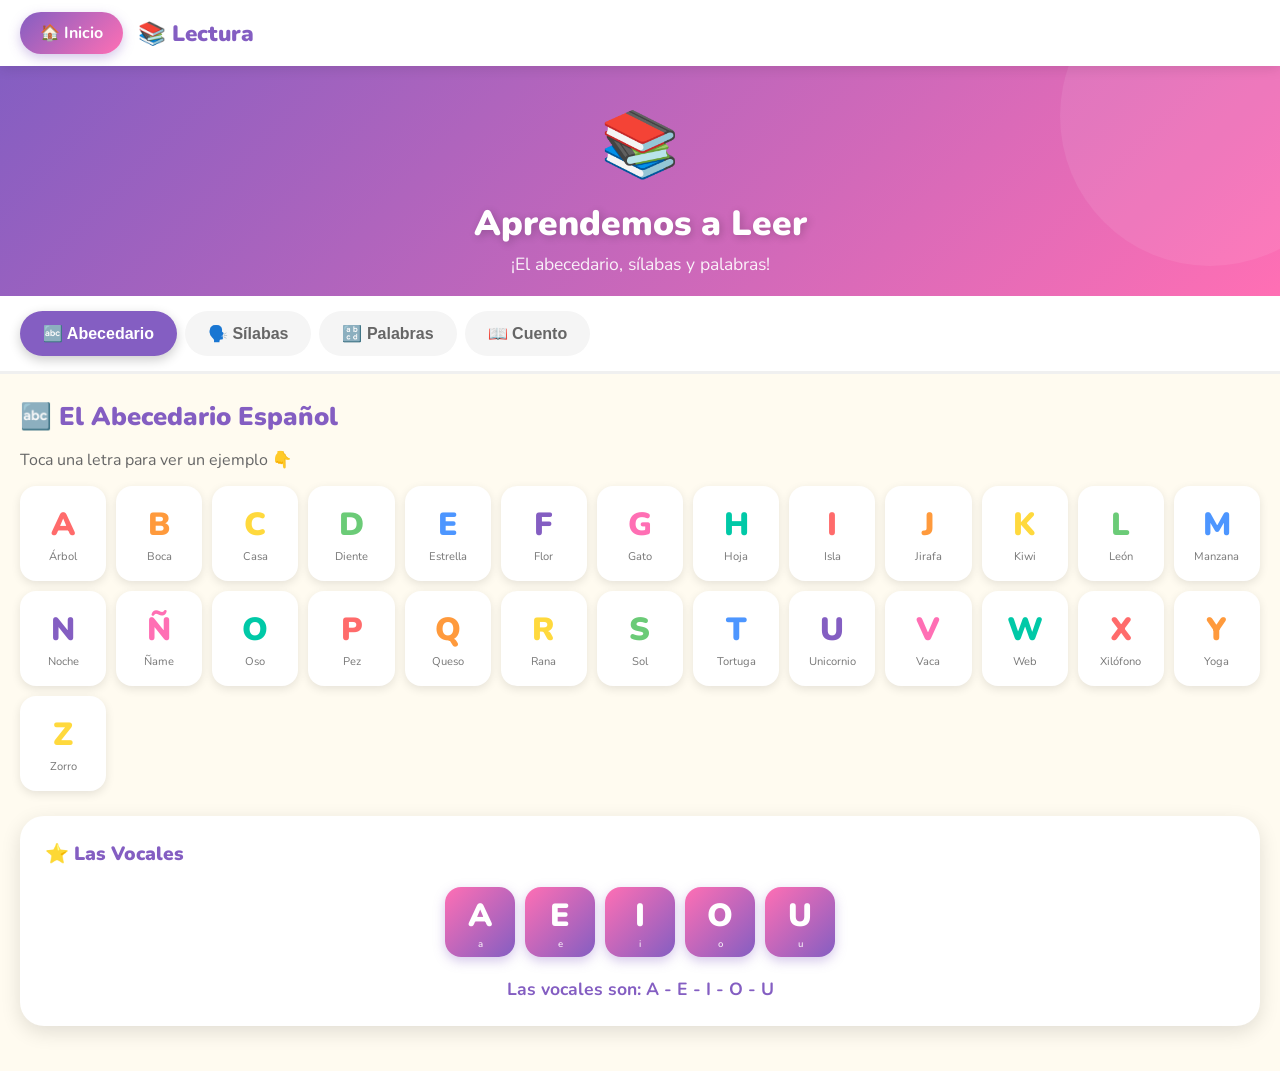
<file: lectura.html>
<!DOCTYPE html>
<html lang="es">
<head>
  <meta charset="UTF-8">
  <meta name="viewport" content="width=device-width, initial-scale=1.0, maximum-scale=1.0">
  <title>Lectura – Bruno Aprende 📚</title>
  <link rel="icon" href="favicon.svg" type="image/svg+xml">
  <link rel="apple-touch-icon" href="favicon.svg">
  <link rel="manifest" href="manifest.json">
  <meta name="theme-color" content="#845EC2">
  <meta name="apple-mobile-web-app-capable" content="yes">
  <meta name="apple-mobile-web-app-status-bar-style" content="black-translucent">
  <meta name="apple-mobile-web-app-title" content="Bruno Aprende">
  <link rel="stylesheet" href="styles.css">
  <style>
    :root { --c1: #845EC2; --c2: #FF6FB4; }

    /* Vowel row */
    .vowel-row { display: flex; gap: 10px; justify-content: center; flex-wrap: wrap; margin: 20px 0; }
    .vowel-card {
      width: 70px; height: 70px;
      background: linear-gradient(135deg, var(--pink), var(--purple));
      color: white;
      border-radius: 16px;
      display: flex;
      flex-direction: column;
      align-items: center;
      justify-content: center;
      font-size: 2em;
      font-weight: 900;
      box-shadow: 0 4px 12px rgba(132,94,194,0.35);
      cursor: pointer;
      transition: transform 0.15s;
    }
    .vowel-card:hover { transform: scale(1.15); }
    .vowel-card .vname { font-size: 0.3em; font-weight: 600; opacity: 0.85; }

    /* Consonant family */
    .family-title {
      font-size: 1.2em;
      font-weight: 900;
      color: var(--purple);
      background: #f3e8ff;
      padding: 8px 16px;
      border-radius: 12px;
      display: inline-block;
      margin-bottom: 10px;
    }

    .family-row { display: flex; flex-wrap: wrap; gap: 8px; margin-bottom: 20px; }

    .syl-btn {
      background: white;
      border: 3px solid var(--purple);
      color: var(--purple);
      border-radius: 14px;
      padding: 12px 20px;
      font-size: 1.6em;
      font-weight: 900;
      cursor: pointer;
      transition: all 0.15s;
      box-shadow: 0 3px 8px rgba(132,94,194,0.2);
    }
    .syl-btn:hover {
      background: var(--purple);
      color: white;
      transform: scale(1.08);
    }

    /* Word game */
    .word-hint { font-size: 4em; text-align: center; margin: 15px 0; }
    .word-name { font-size: 1.6em; font-weight: 900; color: var(--purple); text-align: center; margin-bottom: 5px; }
    .word-progress { text-align: center; font-size: 0.95em; color: #888; margin-bottom: 15px; }

    .word-slots {
      display: flex;
      gap: 8px;
      justify-content: center;
      flex-wrap: wrap;
      min-height: 75px;
      align-items: center;
      background: #f9f0ff;
      border-radius: 18px;
      padding: 15px;
      margin-bottom: 15px;
      border: 3px dashed #d0b0ff;
    }

    .wslot {
      width: 58px; height: 68px;
      background: white;
      border-radius: 12px;
      display: flex;
      align-items: center;
      justify-content: center;
      font-size: 2em;
      font-weight: 900;
      color: var(--purple);
      box-shadow: 0 3px 8px rgba(0,0,0,0.12);
      border: 3px solid #d0b0ff;
      cursor: pointer;
      transition: background 0.2s, border-color 0.2s;
    }
    .wslot.filled { background: #f3e8ff; border-color: var(--purple); }
    .wslot:hover.filled { background: #ffe0f0; border-color: var(--pink); }

    .wbuttons { display: flex; flex-wrap: wrap; gap: 8px; justify-content: center; }
    .wbtn {
      width: 58px; height: 68px;
      border: none;
      border-radius: 12px;
      font-size: 2em;
      font-weight: 900;
      cursor: pointer;
      box-shadow: 0 3px 8px rgba(0,0,0,0.15);
      transition: all 0.15s;
    }
    .wbtn:hover:not(:disabled) { transform: scale(1.1) translateY(-4px); }
    .wbtn:disabled { opacity: 0.25; cursor: not-allowed; }

    /* Story */
    .story-box {
      background: white;
      border-radius: 24px;
      padding: 28px;
      box-shadow: 0 6px 20px rgba(0,0,0,0.1);
      margin-bottom: 20px;
      border-left: 6px solid var(--purple);
    }
    .story-box .story-emoji { font-size: 3.5em; float: left; margin: 0 15px 10px 0; }
    .story-box p { font-size: 1.3em; font-weight: 600; line-height: 1.8; color: #333; }
    .story-box p strong { color: var(--purple); font-size: 1.1em; }
    .story-box::after { content: ''; display: block; clear: both; }
    .story-title { font-size: 1.5em; font-weight: 900; color: var(--purple); margin-bottom: 15px; }

    /* Letter colors */
    .lc-0 { color: #FF6B6B; } .lc-1 { color: #FF9A3C; } .lc-2 { color: #4D96FF; }
    .lc-3 { color: #6BCB77; } .lc-4 { color: #845EC2; } .lc-5 { color: #FF6FB4; }

    /* TTS speak button */
    .speak-btn {
      background: linear-gradient(135deg, #4D96FF, #00C9A7);
      color: white;
      border: none;
      border-radius: 50px;
      padding: 10px 22px;
      font-size: 1em;
      font-weight: 800;
      cursor: pointer;
      transition: transform 0.15s, box-shadow 0.15s;
      box-shadow: 0 4px 12px rgba(77,150,255,0.35);
      margin-top: 12px;
    }
    .speak-btn:hover { transform: scale(1.06); }
    .speak-btn:disabled { opacity: 0.5; cursor: default; }
    .speak-btn.speaking { background: linear-gradient(135deg, #FF9A3C, #FFD93D); animation: pulse 1s infinite; }
    @keyframes pulse { 0%,100%{transform:scale(1)} 50%{transform:scale(1.05)} }

    /* Story read button */
    .story-read-btn {
      float: right;
      background: linear-gradient(135deg, #4D96FF, #00C9A7);
      color: white;
      border: none;
      border-radius: 50px;
      padding: 8px 18px;
      font-size: 0.9em;
      font-weight: 800;
      cursor: pointer;
      margin: 0 0 10px 12px;
      transition: transform 0.15s;
      box-shadow: 0 3px 10px rgba(77,150,255,0.3);
    }
    .story-read-btn:hover { transform: scale(1.07); }
    .story-read-btn:disabled { opacity: 0.5; cursor: default; }
  </style>
</head>
<body>
  <canvas id="confetti-canvas"></canvas>

  <!-- Navbar -->
  <nav class="navbar">
    <a href="index.html" class="btn-home">🏠 Inicio</a>
    <span class="logo">📚 Lectura</span>
  </nav>

  <!-- Header -->
  <div class="page-header" style="--c1:#845EC2;--c2:#FF6FB4;">
    <span class="page-icon">📚</span>
    <h1>Aprendemos a Leer</h1>
    <p>¡El abecedario, sílabas y palabras!</p>
  </div>

  <!-- Tabs -->
  <div class="tabs">
    <button class="tab-btn active" data-tab="tab-abece">🔤 Abecedario</button>
    <button class="tab-btn" data-tab="tab-silabas">🗣️ Sílabas</button>
    <button class="tab-btn" data-tab="tab-palabras">🔡 Palabras</button>
    <button class="tab-btn" data-tab="tab-cuento">📖 Cuento</button>
  </div>

  <!-- ===== TAB 1: ABECEDARIO ===== -->
  <div id="tab-abece" class="tab-content active">
    <div class="section-title">🔤 El Abecedario Español</div>
    <p style="color:#666;margin-bottom:15px;">Toca una letra para ver un ejemplo 👇</p>

    <div class="letter-grid" id="letter-grid"></div>

    <div class="letter-detail" id="letter-detail">
      <div class="ld-letter" id="ld-letter"></div>
      <div class="ld-emoji"  id="ld-emoji"></div>
      <div class="ld-word"   id="ld-word"></div>
      <div class="ld-ex"     id="ld-ex"></div>
      <button class="speak-btn" id="ld-speak-btn"
        onclick="speak(document.getElementById('ld-word').textContent, 0.7, 1.15)">
        🔊 Escuchar
      </button>
    </div>

    <!-- Vowels highlight -->
    <div class="card" style="margin-top:25px;">
      <div class="section-title" style="font-size:1.2em;">⭐ Las Vocales</div>
      <div class="vowel-row">
        <div class="vowel-card" onclick="playVowel('a')">A<span class="vname">a</span></div>
        <div class="vowel-card" onclick="playVowel('e')">E<span class="vname">e</span></div>
        <div class="vowel-card" onclick="playVowel('i')">I<span class="vname">i</span></div>
        <div class="vowel-card" onclick="playVowel('o')">O<span class="vname">o</span></div>
        <div class="vowel-card" onclick="playVowel('u')">U<span class="vname">u</span></div>
      </div>
      <p style="text-align:center;color:#845EC2;font-weight:700;font-size:1.1em;">
        Las vocales son: A - E - I - O - U
      </p>
    </div>
  </div>

  <!-- ===== TAB 2: SÍLABAS ===== -->
  <div id="tab-silabas" class="tab-content">
    <div class="section-title">🗣️ Familias de Sílabas</div>
    <p style="color:#666;margin-bottom:20px;">Toca cada sílaba para leerla 👇</p>
    <div id="syllable-families"></div>
  </div>

  <!-- ===== TAB 3: PALABRAS ===== -->
  <div id="tab-palabras" class="tab-content">
    <div class="section-title">🔡 Forma la Palabra</div>
    <p style="color:#666;margin-bottom:15px;">¡Toca las letras en el orden correcto! 👇</p>

    <div class="score-bar">
      <span id="stars-display" class="stars-display">☆☆☆☆☆</span>
      <span id="score-text"   class="score-text">0 / 0 correctas</span>
    </div>

    <div id="word-game-area" class="word-game">
      <div class="word-hint"    id="wg-emoji">🌟</div>
      <div class="word-name"    id="wg-name">?</div>
      <div class="word-progress" id="wg-progress"></div>
      <div class="word-slots"   id="wg-slots"></div>
      <div class="wbuttons"     id="wg-buttons"></div>
      <div class="feedback"     id="wg-feedback"></div>
      <button class="btn btn-primary" id="wg-next" onclick="nextWord()" style="margin-top:15px;display:none;">
        Siguiente palabra ➡️
      </button>
    </div>
  </div>

  <!-- ===== TAB 4: CUENTO ===== -->
  <div id="tab-cuento" class="tab-content">
    <div class="section-title">📖 Mini Cuentos para Leer</div>
    <p style="color:#666;margin-bottom:20px;">Lee cada cuento despacio. ¡Las palabras importantes están en morado! 📖</p>

    <div id="stories-container"></div>
  </div>

  <!-- Celebration Modal -->
  <div class="modal-overlay" id="celebration-modal">
    <div class="modal-box">
      <div class="cel-emoji" style="font-size:5em;">🌟</div>
      <h2 class="cel-msg">¡Excelente!</h2>
      <p class="cel-sub">¡Muy bien hecho, Bruno!</p>
      <button class="btn btn-primary" onclick="hideCelebration()">¡Seguimos! 🚀</button>
    </div>
  </div>

  <script src="utils.js"></script>
  <script>
    // ===== DATA =====
    const ALPHABET = [
      {l:'A',e:'🌳',w:'Árbol',    ex:'A de Árbol'},
      {l:'B',e:'👄',w:'Boca',     ex:'B de Boca'},
      {l:'C',e:'🏠',w:'Casa',     ex:'C de Casa'},
      {l:'D',e:'🦷',w:'Diente',   ex:'D de Diente'},
      {l:'E',e:'⭐',w:'Estrella', ex:'E de Estrella'},
      {l:'F',e:'🌸',w:'Flor',     ex:'F de Flor'},
      {l:'G',e:'🐱',w:'Gato',     ex:'G de Gato'},
      {l:'H',e:'🌿',w:'Hoja',     ex:'H de Hoja'},
      {l:'I',e:'🏝️',w:'Isla',    ex:'I de Isla'},
      {l:'J',e:'🦒',w:'Jirafa',   ex:'J de Jirafa'},
      {l:'K',e:'🥝',w:'Kiwi',     ex:'K de Kiwi'},
      {l:'L',e:'🦁',w:'León',     ex:'L de León'},
      {l:'M',e:'🍎',w:'Manzana',  ex:'M de Manzana'},
      {l:'N',e:'🌙',w:'Noche',    ex:'N de Noche'},
      {l:'Ñ',e:'🍠',w:'Ñame',     ex:'Ñ de Ñame'},
      {l:'O',e:'🐻',w:'Oso',      ex:'O de Oso'},
      {l:'P',e:'🐟',w:'Pez',      ex:'P de Pez'},
      {l:'Q',e:'🧀',w:'Queso',    ex:'Q de Queso'},
      {l:'R',e:'🐸',w:'Rana',     ex:'R de Rana'},
      {l:'S',e:'☀️',w:'Sol',      ex:'S de Sol'},
      {l:'T',e:'🐢',w:'Tortuga',  ex:'T de Tortuga'},
      {l:'U',e:'🦄',w:'Unicornio',ex:'U de Unicornio'},
      {l:'V',e:'🐮',w:'Vaca',     ex:'V de Vaca'},
      {l:'W',e:'🌐',w:'Web',      ex:'W de Web'},
      {l:'X',e:'🎵',w:'Xilófono', ex:'X de Xilófono'},
      {l:'Y',e:'🧘',w:'Yoga',     ex:'Y de Yoga'},
      {l:'Z',e:'🦊',w:'Zorro',    ex:'Z de Zorro'},
    ];

    const SYLLABLE_FAMILIES = [
      {cons:'M', syls:['MA','ME','MI','MO','MU'], words:[{e:'🍎',w:'MANZANA'},{e:'🐒',w:'MONO'}]},
      {cons:'P', syls:['PA','PE','PI','PO','PU'], words:[{e:'🍞',w:'PAN'},{e:'🐟',w:'PEZ'}]},
      {cons:'S', syls:['SA','SE','SI','SO','SU'], words:[{e:'☀️',w:'SOL'},{e:'🥣',w:'SOPA'}]},
      {cons:'T', syls:['TA','TE','TI','TO','TU'], words:[{e:'🐢',w:'TORTUGA'},{e:'☎️',w:'TELÉFONO'}]},
      {cons:'L', syls:['LA','LE','LI','LO','LU'], words:[{e:'🌙',w:'LUNA'},{e:'🦁',w:'LEÓN'}]},
      {cons:'N', syls:['NA','NE','NI','NO','NU'], words:[{e:'👃',w:'NARIZ'},{e:'🌃',w:'NOCHE'}]},
      {cons:'B', syls:['BA','BE','BI','BO','BU'], words:[{e:'👄',w:'BOCA'},{e:'🚌',w:'BUS'}]},
      {cons:'R', syls:['RA','RE','RI','RO','RU'], words:[{e:'🐸',w:'RANA'},{e:'🌹',w:'ROSA'}]},
      {cons:'D', syls:['DA','DE','DI','DO','DU'], words:[{e:'🦷',w:'DIENTE'},{e:'🍬',w:'DULCE'}]},
      {cons:'C', syls:['CA','CO','CU'],           words:[{e:'🏠',w:'CASA'},{e:'🛏️',w:'CAMA'}]},
      {cons:'F', syls:['FA','FE','FI','FO','FU'], words:[{e:'🌸',w:'FLOR'},{e:'🍓',w:'FRESA'}]},
      {cons:'G', syls:['GA','GO','GU'],           words:[{e:'🐱',w:'GATO'},{e:'🐛',w:'GUSANO'}]},
    ];

    const WORDS = [
      {e:'🌞',w:'SOL',       hint:'El astro que nos da luz y calor'},
      {e:'🐟',w:'PEZ',       hint:'Animal que vive en el agua'},
      {e:'🐻',w:'OSO',       hint:'Animal grande y peludo'},
      {e:'🍇',w:'UVA',       hint:'Fruta pequeña y morada'},
      {e:'🌊',w:'MAR',       hint:'Mucha agua salada'},
      {e:'🌙',w:'LUNA',      hint:'Brilla de noche en el cielo'},
      {e:'🦆',w:'PATO',      hint:'Ave que vive cerca del agua'},
      {e:'🌹',w:'ROSA',      hint:'Flor roja con espinas'},
      {e:'🍞',w:'PAN',       hint:'Lo comemos en el desayuno'},
      {e:'🏠',w:'CASA',      hint:'Donde vivimos con la familia'},
      {e:'🐸',w:'RANA',      hint:'Animal verde que salta'},
      {e:'🌸',w:'FLOR',      hint:'Parte bonita de las plantas'},
      {e:'🦁',w:'LEON',      hint:'El rey de la selva'},
      {e:'🐱',w:'GATO',      hint:'Animal que dice miau'},
      {e:'🌿',w:'HOJA',      hint:'Parte verde de la planta'},
      {e:'🍎',w:'MANZANA',   hint:'Fruta roja muy sabrosa'},
      {e:'🐢',w:'TORTUGA',   hint:'Animal lento con caparazón'},
      {e:'🦊',w:'ZORRO',     hint:'Animal naranja muy astuto'},
    ];

    const STORIES = [
      {
        title: '🌞 El Sol y el Cielo',
        emoji: '☀️',
        text: `El <strong>sol</strong> sale por las <strong>mañanas</strong>.
El <strong>cielo</strong> se pone muy <strong>azul</strong>.
Los <strong>pájaros</strong> cantan: ¡pío pío!
¡Qué día tan <strong>bonito</strong>!`
      },
      {
        title: '🐱 Mi Gato Peluso',
        emoji: '🐱',
        text: `Mi <strong>gato</strong> se llama <strong>Peluso</strong>.
Peluso tiene el pelo muy <strong>suave</strong>.
Le gusta tomar el <strong>sol</strong> en la <strong>ventana</strong>.
Por las noches duerme en mi <strong>cama</strong>.`
      },
      {
        title: '🌧️ El Día de Lluvia',
        emoji: '🌧️',
        text: `Hoy llueve mucho en el <strong>campo</strong>.
Las <strong>ranas</strong> saltan entre los <strong>charcos</strong>.
Los <strong>caracoles</strong> salen a pasear.
¡Qué rico olor a <strong>tierra</strong> mojada!`
      },
      {
        title: '🍎 La Manzana Roja',
        emoji: '🍎',
        text: `En el <strong>jardín</strong> hay un <strong>árbol</strong> muy alto.
En el árbol crece una <strong>manzana</strong> roja.
Un <strong>pájaro</strong> pica la manzana.
¡Está muy <strong>dulce</strong> y deliciosa!`
      },
    ];

    // Letter button colors
    const btnColors = ['#FF6B6B','#FF9A3C','#FFD93D','#6BCB77','#4D96FF','#845EC2','#FF6FB4','#00C9A7'];

    // ===== ALPHABET =====
    function buildAlphabet() {
      const grid = document.getElementById('letter-grid');
      ALPHABET.forEach((item, i) => {
        const el = document.createElement('div');
        el.className = 'letter-card';
        const color = btnColors[i % btnColors.length];
        el.innerHTML = `
          <div class="big-letter lc-${i%6}" style="color:${color}">${item.l}</div>
          <div class="small-ex">${item.w}</div>`;
        el.onclick = () => showLetterDetail(item, color);
        grid.appendChild(el);
      });
    }

    function showLetterDetail(item, color) {
      const d = document.getElementById('letter-detail');
      document.getElementById('ld-letter').textContent = item.l + item.l.toLowerCase();
      document.getElementById('ld-letter').style.color = color;
      document.getElementById('ld-emoji').textContent  = item.e;
      document.getElementById('ld-word').textContent   = item.w;
      document.getElementById('ld-ex').textContent     = item.ex;
      d.classList.add('show');
      d.scrollIntoView({behavior:'smooth', block:'nearest'});
      playClick();
      // Speak: letter name, pause, then example word
      speak(item.l + '. ' + item.w, 0.7, 1.15);
    }

    function playVowel(v) {
      playClick();
      speak(v, 0.7, 1.2);
      const popup = document.createElement('div');
      popup.style.cssText = `
        position:fixed; top:50%; left:50%; transform:translate(-50%,-50%) scale(0);
        background:linear-gradient(135deg,#845EC2,#FF6FB4); color:white;
        border-radius:24px; padding:30px 50px; font-size:5em; font-weight:900;
        z-index:999; text-align:center; box-shadow:0 10px 40px rgba(0,0,0,0.3);
        transition:transform 0.3s;`;
      popup.textContent = v.toUpperCase();
      document.body.appendChild(popup);
      requestAnimationFrame(() => { popup.style.transform = 'translate(-50%,-50%) scale(1)'; });
      setTimeout(() => { popup.style.transform = 'translate(-50%,-50%) scale(0)'; setTimeout(() => popup.remove(), 300); }, 1200);
    }

    // ===== SYLLABLES =====
    function buildSyllables() {
      const container = document.getElementById('syllable-families');
      SYLLABLE_FAMILIES.forEach(fam => {
        const section = document.createElement('div');
        section.className = 'syl-section';
        section.innerHTML = `<div class="family-title">Familia de la ${fam.cons}</div>`;
        const row = document.createElement('div');
        row.className = 'family-row';
        fam.syls.forEach((syl, i) => {
          const btn = document.createElement('button');
          btn.className = 'syl-btn';
          btn.style.borderColor = btnColors[i % btnColors.length];
          btn.style.color = btnColors[i % btnColors.length];
          btn.textContent = syl;
          btn.onclick = () => popSyllable(syl, btn);
          row.appendChild(btn);
        });
        // Example words
        const ex = document.createElement('div');
        ex.style.cssText = 'display:flex;gap:10px;margin-top:8px;flex-wrap:wrap;';
        fam.words.forEach(wrd => {
          const w = document.createElement('div');
          w.style.cssText = 'background:#f9f0ff;border-radius:12px;padding:6px 14px;font-weight:700;color:#845EC2;font-size:0.9em;display:flex;align-items:center;gap:6px;';
          w.innerHTML = `<span>${wrd.e}</span><span>${wrd.w}</span>`;
          ex.appendChild(w);
        });
        section.appendChild(row);
        section.appendChild(ex);
        container.appendChild(section);
      });
    }

    function popSyllable(syl, btn) {
      playClick();
      speak(syl.toLowerCase(), 0.7, 1.15);
      btn.style.background = '#845EC2';
      btn.style.color = 'white';
      setTimeout(() => { btn.style.background = ''; btn.style.color = btn.dataset.origColor || '#845EC2'; }, 500);

      const popup = document.createElement('div');
      popup.style.cssText = `
        position:fixed; top:50%; left:50%; transform:translate(-50%,-50%) scale(0);
        background:linear-gradient(135deg,#667eea,#845EC2); color:white;
        border-radius:20px; padding:25px 50px; font-size:5em; font-weight:900;
        z-index:999; text-align:center; box-shadow:0 10px 40px rgba(0,0,0,0.3);
        transition:transform 0.3s;`;
      popup.textContent = syl;
      document.body.appendChild(popup);
      requestAnimationFrame(() => { popup.style.transform = 'translate(-50%,-50%) scale(1)'; });
      setTimeout(() => { popup.style.transform = 'translate(-50%,-50%) scale(0)'; setTimeout(() => popup.remove(), 300); }, 1000);
    }

    // ===== WORD GAME =====
    let wgIndex  = 0;
    let wgOrder  = [];
    let wgSlots  = [];
    let wgCorrect = 0;
    let wgTotal   = 0;

    function shuffleArr(a) { return [...a].sort(() => Math.random()-0.5); }

    function initWordGame() {
      wgOrder = shuffleArr([...Array(WORDS.length).keys()]);
      wgIndex = 0; wgCorrect = 0; wgTotal = 0;
      loadWord();
    }

    function loadWord() {
      if (wgIndex >= wgOrder.length) {
        showCelebration('¡Completaste todas las palabras!', `Respondiste ${wgCorrect} de ${wgTotal} correctamente 🌟`, '🎊');
        wgOrder = shuffleArr([...Array(WORDS.length).keys()]);
        wgIndex = 0;
        return;
      }
      const word = WORDS[wgOrder[wgIndex]];
      document.getElementById('wg-emoji').textContent = word.e;
      document.getElementById('wg-name').textContent  = word.hint;
      document.getElementById('wg-progress').textContent = `Palabra ${wgIndex+1} de ${WORDS.length}`;
      document.getElementById('wg-next').style.display = 'none';
      document.getElementById('wg-feedback').classList.remove('show');

      wgSlots = Array(word.w.length).fill('');

      // Build slots
      const slotsDiv = document.getElementById('wg-slots');
      slotsDiv.innerHTML = '';
      word.w.split('').forEach((_, i) => {
        const slot = document.createElement('div');
        slot.className = 'wslot';
        slot.dataset.idx = i;
        slot.onclick = () => removeFromSlot(i);
        slotsDiv.appendChild(slot);
      });

      // Build shuffled letter buttons
      const letters = shuffleArr(word.w.split('').map((l, i) => ({l, i})));
      const btnsDiv = document.getElementById('wg-buttons');
      btnsDiv.innerHTML = '';
      letters.forEach((item, bi) => {
        const btn = document.createElement('button');
        btn.className = 'wbtn';
        btn.style.background = `linear-gradient(135deg,${btnColors[bi%btnColors.length]},${btnColors[(bi+1)%btnColors.length]})`;
        btn.style.color = 'white';
        btn.textContent = item.l;
        btn.dataset.origIdx = item.i;
        btn.onclick = () => addToSlot(btn, item.l, item.i);
        btnsDiv.appendChild(btn);
      });
    }

    function addToSlot(btn, letter, origIdx) {
      if (btn.disabled) return;
      const word = WORDS[wgOrder[wgIndex]];
      const firstEmpty = wgSlots.indexOf('');
      if (firstEmpty === -1) return;
      playClick();
      speak(letter.toLowerCase(), 0.8, 1.2);
      wgSlots[firstEmpty] = letter;
      btn.disabled = true;
      btn.style.opacity = '0.25';

      const slots = document.querySelectorAll('.wslot');
      slots[firstEmpty].textContent = letter;
      slots[firstEmpty].classList.add('filled');

      // Check if complete
      if (!wgSlots.includes('')) {
        const formed = wgSlots.join('');
        const correct = formed === word.w;
        wgTotal++;
        if (correct) {
          wgCorrect++;
          playCorrect();
          launchConfetti(2000);
          showFeedback(document.getElementById('wg-feedback'), true);
          slots.forEach(s => { s.style.background = '#e8f8e8'; s.style.borderColor = '#6BCB77'; });
          document.getElementById('wg-next').style.display = 'inline-block';
          // Read the completed word aloud after a short pause
          setTimeout(() => speak(word.w.toLowerCase(), 0.65, 1.1), 500);
        } else {
          playWrong();
          showFeedback(document.getElementById('wg-feedback'), false);
          slots.forEach(s => { s.style.background = '#ffe8e8'; s.style.borderColor = '#FF6B6B'; });
          setTimeout(() => resetCurrentWord(), 1500);
        }
        updateStars(wgCorrect, wgTotal);
      }
    }

    function removeFromSlot(idx) {
      if (!wgSlots[idx]) return;
      wgSlots[idx] = '';
      const slots = document.querySelectorAll('.wslot');
      slots[idx].textContent = '';
      slots[idx].classList.remove('filled');
      // Re-enable the matching button (find the disabled one with that letter position)
      // We track by finding the first disabled btn with the same letter at original position
      // For simplicity, just reset word
      playClick();
      resetCurrentWord();
    }

    function resetCurrentWord() {
      loadWord();
    }

    function nextWord() {
      wgIndex++;
      loadWord();
    }

    // ===== STORIES =====
    function buildStories() {
      const container = document.getElementById('stories-container');
      STORIES.forEach(story => {
        const plainText = story.text.replace(/<[^>]+>/g, '').replace(/\n/g, '. ');
        const box = document.createElement('div');
        box.className = 'story-box';
        const btn = document.createElement('button');
        btn.className = 'story-read-btn';
        btn.textContent = '🔊 Escuchar';
        btn.dataset.text = plainText;
        btn.addEventListener('click', () => toggleStory(btn));
        box.innerHTML = `
          <div class="story-title">${story.title}</div>
          <span class="story-emoji">${story.emoji}</span>
          <p>${story.text.replace(/\n/g,'<br>')}</p>`;
        // Insert button after title
        box.querySelector('.story-title').after(btn);
        container.appendChild(box);
      });
    }

    function toggleStory(btn) {
      if (btn.classList.contains('speaking')) {
        stopSpeaking();
        btn.textContent = '🔊 Escuchar';
        btn.classList.remove('speaking');
      } else {
        // Stop any other story button that may be playing
        document.querySelectorAll('.story-read-btn.speaking').forEach(b => {
          b.textContent = '🔊 Escuchar'; b.classList.remove('speaking');
        });
        btn.textContent = '⏹ Detener';
        btn.classList.add('speaking');
        speak(btn.dataset.text, 0.75, 1.0, () => {
          btn.textContent = '🔊 Escuchar';
          btn.classList.remove('speaking');
        });
      }
    }

    // ===== INIT =====
    buildAlphabet();
    buildSyllables();
    initWordGame();
    buildStories();
    initTabs('#845EC2');
  </script>
</body>
</html>
</file>
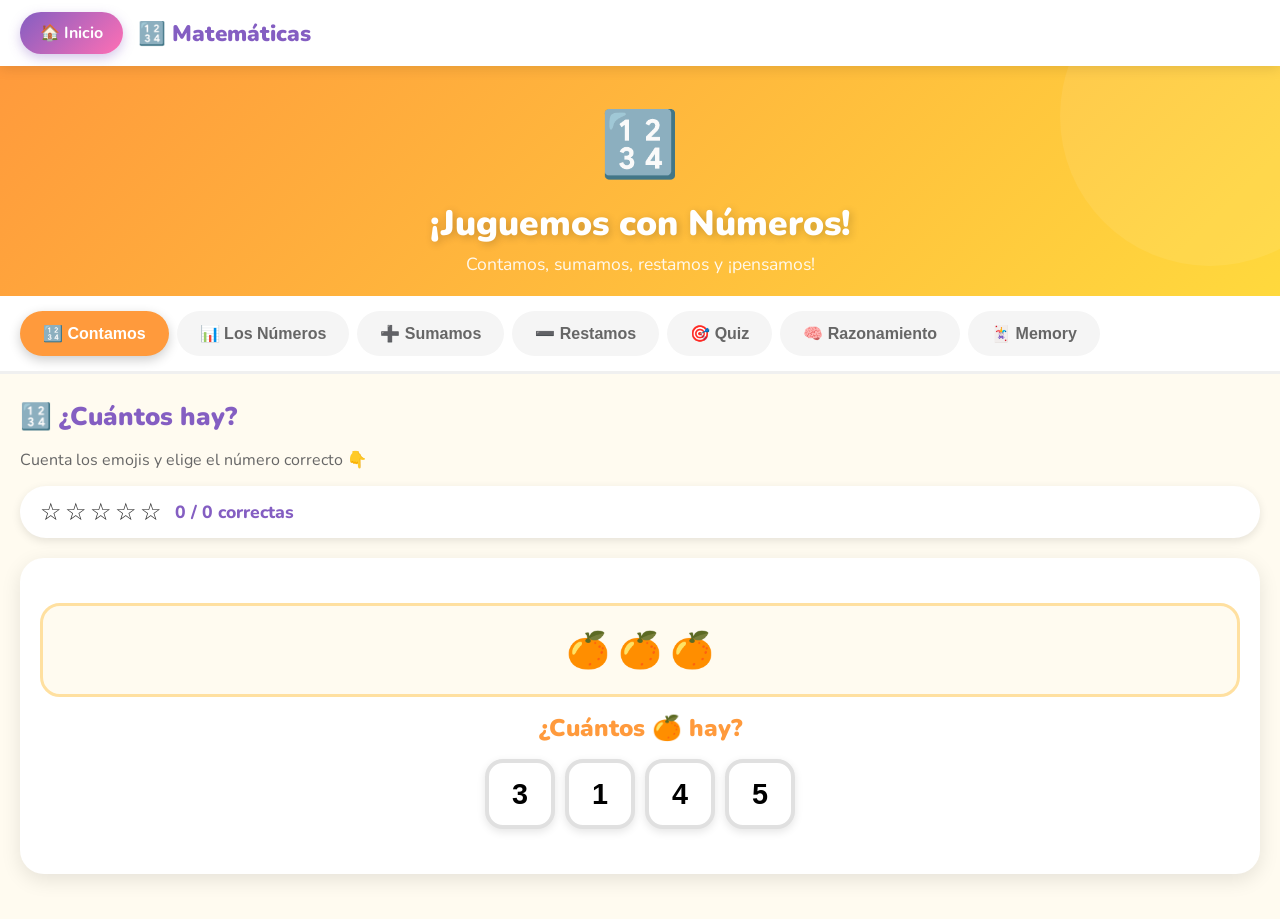
<file: matematicas.html>
<!DOCTYPE html>
<html lang="es">
<head>
  <meta charset="UTF-8">
  <meta name="viewport" content="width=device-width, initial-scale=1.0, maximum-scale=1.0">
  <title>Matemáticas – Bruno Aprende 🔢</title>
  <link rel="icon" href="favicon.svg" type="image/svg+xml">
  <link rel="apple-touch-icon" href="favicon.svg">
  <link rel="manifest" href="manifest.json">
  <meta name="theme-color" content="#845EC2">
  <meta name="apple-mobile-web-app-capable" content="yes">
  <meta name="apple-mobile-web-app-status-bar-style" content="black-translucent">
  <meta name="apple-mobile-web-app-title" content="Bruno Aprende">
  <link rel="stylesheet" href="styles.css">
  <style>
    :root { --c1: #FF9A3C; --c2: #FFD93D; }

    /* Number line */
    .number-line {
      display: flex;
      gap: 8px;
      overflow-x: auto;
      padding: 15px 5px;
      scrollbar-width: none;
    }
    .number-line::-webkit-scrollbar { display: none; }
    .num-box {
      min-width: 60px; height: 70px;
      background: white;
      border-radius: 14px;
      display: flex;
      flex-direction: column;
      align-items: center;
      justify-content: center;
      font-size: 1.5em;
      font-weight: 900;
      box-shadow: 0 3px 10px rgba(0,0,0,0.1);
      border: 3px solid transparent;
      cursor: pointer;
      transition: transform 0.15s;
      flex-shrink: 0;
    }
    .num-box .num-emoji { font-size: 0.65em; }
    .num-box:hover { transform: scale(1.12); }

    /* Count game */
    .count-area {
      display: flex;
      flex-wrap: wrap;
      gap: 8px;
      justify-content: center;
      min-height: 80px;
      align-items: center;
      background: #fffbf0;
      border-radius: 20px;
      padding: 20px;
      margin: 15px 0;
      cursor: pointer;
      border: 3px solid #ffe0a0;
      transition: background 0.2s;
    }
    .count-area:hover { background: #fff8e0; }
    .count-item { font-size: 2.2em; transition: transform 0.1s; }
    .count-item:hover { transform: scale(1.3); }

    .count-question { font-size: 1.5em; font-weight: 900; color: var(--orange); text-align: center; margin: 10px 0; }

    /* Number answer buttons */
    .num-options { display: flex; flex-wrap: wrap; gap: 10px; justify-content: center; margin: 15px 0; }
    .num-opt {
      width: 70px; height: 70px;
      background: white;
      border: 4px solid #e0e0e0;
      border-radius: 18px;
      font-size: 1.8em;
      font-weight: 900;
      cursor: pointer;
      transition: all 0.15s;
      display: flex;
      align-items: center;
      justify-content: center;
      box-shadow: 0 3px 8px rgba(0,0,0,0.1);
    }
    .num-opt:hover { transform: scale(1.1); border-color: var(--orange); }
    .num-opt.correct { background: #e8f8e8; border-color: #6BCB77; animation: popCorrect 0.4s; }
    .num-opt.wrong   { background: #ffe8e8; border-color: #FF6B6B; animation: shake 0.4s; }

    /* Math problem */
    .math-problem-box {
      background: white;
      border-radius: 24px;
      padding: 30px 20px;
      box-shadow: 0 6px 20px rgba(0,0,0,0.1);
      text-align: center;
      margin-bottom: 20px;
    }

    .math-equation {
      font-size: 3em;
      font-weight: 900;
      display: flex;
      align-items: center;
      justify-content: center;
      gap: 15px;
      flex-wrap: wrap;
      margin: 20px 0;
    }
    .math-num  { color: var(--purple); }
    .math-sym  { color: var(--orange); }
    .math-result { color: var(--green); min-width: 60px; }
    .math-result.unknown { color: #ccc; }

    /* Visual items */
    .visual-items {
      display: flex;
      flex-wrap: wrap;
      gap: 6px;
      justify-content: center;
      align-items: center;
      min-height: 60px;
      padding: 15px;
      background: #f9f9f9;
      border-radius: 16px;
      margin: 10px 0;
    }

    .v-item { font-size: 2em; animation: popIn 0.2s; }
    .v-item.removed { opacity: 0.2; text-decoration: line-through; }
    .v-separator { font-size: 2em; font-weight: 900; color: var(--orange); margin: 0 5px; }

    /* Progress row */
    .progress-row { display: flex; gap: 10px; align-items: center; justify-content: center; flex-wrap: wrap; margin-bottom: 20px; }
    .progress-badge {
      background: white;
      border-radius: 50px;
      padding: 8px 20px;
      font-size: 1em;
      font-weight: 800;
      box-shadow: 0 3px 10px rgba(0,0,0,0.1);
      color: var(--orange);
    }

    /* ===== RAZONAMIENTO LÓGICO ===== */

    /* Patterns */
    .pattern-row {
      display: flex; gap: 10px; align-items: center;
      justify-content: center; flex-wrap: wrap; margin: 20px 0;
    }
    .pattern-item {
      font-size: 2.4em; background: white; border-radius: 16px;
      padding: 12px; box-shadow: 0 3px 10px rgba(0,0,0,0.1);
    }
    .pattern-blank {
      font-size: 2.4em; background: #f3e8ff; border-radius: 16px;
      padding: 12px 18px; box-shadow: 0 3px 10px rgba(132,94,194,0.2);
      border: 3px dashed #845EC2; min-width: 68px; text-align: center;
    }
    .pattern-arrow { font-size: 1.4em; color: #bbb; margin: 0 4px; }
    .pattern-opts { display: flex; gap: 14px; justify-content: center; margin-top: 15px; flex-wrap: wrap; }
    .pattern-opt {
      font-size: 2.4em; background: white; border: 4px solid #e0e0e0;
      border-radius: 18px; padding: 14px 20px; cursor: pointer;
      transition: all 0.15s; box-shadow: 0 3px 10px rgba(0,0,0,0.1);
    }
    .pattern-opt:hover { border-color: #845EC2; transform: scale(1.1); }
    .pattern-opt.correct { background: #e8f8e8; border-color: #6BCB77; animation: popCorrect 0.4s; }
    .pattern-opt.wrong   { background: #ffe8e8; border-color: #FF6B6B; animation: shake 0.4s; }

    /* Odd one out */
    .odd-grid {
      display: grid; grid-template-columns: 1fr 1fr;
      gap: 12px; max-width: 340px; margin: 15px auto;
    }
    .odd-item {
      background: white; border-radius: 20px; padding: 22px 12px;
      text-align: center; font-size: 2.8em; cursor: pointer;
      box-shadow: 0 4px 14px rgba(0,0,0,0.1);
      border: 4px solid transparent; transition: all 0.2s;
    }
    .odd-item:hover  { transform: scale(1.06); border-color: #845EC2; }
    .odd-item.correct { background: #e8f8e8; border-color: #6BCB77; animation: popCorrect 0.4s; }
    .odd-item.wrong   { background: #ffe8e8; border-color: #FF6B6B; animation: shake 0.4s; }

    /* Compare */
    .compare-area {
      display: flex; align-items: center; justify-content: center;
      gap: 18px; flex-wrap: wrap; margin: 15px 0;
    }
    .compare-group {
      background: #f9f9f9; border-radius: 20px; padding: 15px 20px;
      display: flex; flex-wrap: wrap; gap: 5px;
      justify-content: center; align-items: center;
      min-width: 110px; min-height: 80px; max-width: 160px;
      box-shadow: 0 3px 10px rgba(0,0,0,0.08); cursor: pointer;
      border: 4px solid transparent; transition: all 0.2s;
    }
    .compare-group:hover { border-color: #FF9A3C; transform: scale(1.03); }
    .compare-group.correct { background: #e8f8e8; border-color: #6BCB77; }
    .compare-group.wrong   { background: #ffe8e8; border-color: #FF6B6B; animation: shake 0.4s; }
    .vs-badge {
      font-size: 1.4em; font-weight: 900; color: #bbb;
      background: white; border-radius: 50%; width: 50px; height: 50px;
      display: flex; align-items: center; justify-content: center;
      box-shadow: 0 3px 8px rgba(0,0,0,0.1);
    }

    /* Order numbers */
    .order-target {
      display: flex; gap: 10px; justify-content: center; flex-wrap: wrap;
      background: #f9f0ff; border-radius: 20px; padding: 15px;
      margin: 10px 0; min-height: 85px; border: 3px dashed #d0b0ff;
      align-items: center;
    }
    .order-source {
      display: flex; gap: 10px; justify-content: center; flex-wrap: wrap;
      margin: 12px 0; min-height: 85px; align-items: center;
    }
    .order-slot {
      width: 62px; height: 72px; background: white; border-radius: 14px;
      display: flex; flex-direction: column; align-items: center; justify-content: center;
      font-size: 1.6em; font-weight: 900; border: 3px solid #d0b0ff; color: #845EC2;
      transition: all 0.3s;
    }
    .order-slot .slot-pos { font-size: 0.4em; font-weight: 600; color: #bbb; margin-bottom: 2px; }
    .order-slot.filled { background: linear-gradient(135deg,#6BCB77,#00C9A7); color: white; border-color: transparent; }
    .order-card {
      width: 62px; height: 72px;
      background: linear-gradient(135deg, #FF9A3C, #FFD93D);
      border-radius: 14px; display: flex; align-items: center; justify-content: center;
      font-size: 2em; font-weight: 900; cursor: pointer;
      box-shadow: 0 4px 12px rgba(0,0,0,0.15);
      transition: all 0.15s; color: white;
      text-shadow: 1px 1px 4px rgba(0,0,0,0.2);
      border: 3px solid transparent;
    }
    .order-card:hover:not(.placed) { transform: scale(1.12) translateY(-5px); border-color: white; }
    .order-card.placed { opacity: 0.25; cursor: not-allowed; transform: none; }

    /* Section sub-title inside tab */
    .sub-title {
      font-size: 1.15em; font-weight: 900; margin-bottom: 10px;
      display: flex; align-items: center; gap: 8px;
    }

    /* Number cards 0-10 */
    .big-num-card {
      background: linear-gradient(135deg, var(--orange), var(--yellow));
      color: white;
      border-radius: 20px;
      padding: 20px;
      text-align: center;
      margin-bottom: 15px;
      box-shadow: 0 6px 20px rgba(255,154,60,0.4);
    }
    .big-num-card .the-num { font-size: 5em; font-weight: 900; line-height: 1; }
    .big-num-card .the-word { font-size: 1.4em; font-weight: 700; opacity: 0.9; margin-top: 5px; }
    .big-num-card .the-items { font-size: 2em; margin-top: 10px; letter-spacing: 3px; }
    /* ===== MEMORY GAME ===== */
    .memory-grid {
      display: grid;
      grid-template-columns: repeat(4, 1fr);
      gap: 8px;
      max-width: 360px;
      margin: 0 auto 16px;
    }
    .mem-card {
      height: 88px;
      perspective: 700px;
      cursor: pointer;
      user-select: none;
    }
    .mem-card-inner {
      width: 100%; height: 100%;
      position: relative;
      transform-style: preserve-3d;
      transition: transform 0.35s ease;
      border-radius: 14px;
    }
    .mem-card.flipped .mem-card-inner,
    .mem-card.matched .mem-card-inner { transform: rotateY(180deg); }
    .mem-face, .mem-back {
      position: absolute; inset: 0;
      border-radius: 14px;
      display: flex; align-items: center; justify-content: center;
      backface-visibility: hidden;
      -webkit-backface-visibility: hidden;
    }
    .mem-face {
      background: linear-gradient(135deg, #845EC2, #4D96FF);
      font-size: 1.5em;
      box-shadow: 0 4px 10px rgba(0,0,0,0.15);
    }
    .mem-back {
      transform: rotateY(180deg);
      background: white;
      border: 3px solid #e0e0e0;
      box-shadow: 0 4px 10px rgba(0,0,0,0.1);
      padding: 4px;
      flex-direction: column;
    }
    .mem-back.num-card  { font-size: 2.4em; font-weight: 900; color: #845EC2; }
    .mem-back.emoji-card { text-align: center; line-height: 1.3; word-break: break-all; }
    .mem-card.matched .mem-back { background: #e8f8e8; border-color: #6BCB77; }
    .mem-card:not(.flipped):not(.matched):hover .mem-card-inner { transform: scale(1.06); }
    .mem-stats {
      display: flex; gap: 10px; justify-content: center;
      margin: 0 0 14px; flex-wrap: wrap;
    }
    .mem-stat {
      background: white; border-radius: 50px; padding: 7px 16px;
      font-size: 0.95em; font-weight: 800;
      box-shadow: 0 3px 8px rgba(0,0,0,0.1); color: #845EC2;
    }
  </style>
</head>
<body>
  <canvas id="confetti-canvas"></canvas>

  <!-- Navbar -->
  <nav class="navbar">
    <a href="index.html" class="btn-home">🏠 Inicio</a>
    <span class="logo">🔢 Matemáticas</span>
  </nav>

  <!-- Header -->
  <div class="page-header" style="--c1:#FF9A3C;--c2:#FFD93D;">
    <span class="page-icon">🔢</span>
    <h1>¡Juguemos con Números!</h1>
    <p>Contamos, sumamos, restamos y ¡pensamos!</p>
  </div>

  <!-- Tabs -->
  <div class="tabs">
    <button class="tab-btn active" data-tab="tab-contamos">🔢 Contamos</button>
    <button class="tab-btn" data-tab="tab-numeros">📊 Los Números</button>
    <button class="tab-btn" data-tab="tab-suma">➕ Sumamos</button>
    <button class="tab-btn" data-tab="tab-resta">➖ Restamos</button>
    <button class="tab-btn" data-tab="tab-quiz">🎯 Quiz</button>
    <button class="tab-btn" data-tab="tab-logica">🧠 Razonamiento</button>
    <button class="tab-btn" data-tab="tab-memory">🃏 Memory</button>
  </div>

  <!-- ===== TAB 1: CONTAMOS ===== -->
  <div id="tab-contamos" class="tab-content active">
    <div class="section-title">🔢 ¿Cuántos hay?</div>
    <p style="color:#666;margin-bottom:15px;">Cuenta los emojis y elige el número correcto 👇</p>

    <div class="score-bar">
      <span id="count-stars" class="stars-display">☆☆☆☆☆</span>
      <span id="count-score" class="score-text">0 / 0 correctas</span>
    </div>

    <div class="math-problem-box">
      <div id="count-items" class="count-area"></div>
      <div class="count-question" id="count-question">¿Cuántos hay?</div>
      <div class="num-options" id="count-options"></div>
      <div class="feedback" id="count-feedback"></div>
    </div>
  </div>

  <!-- ===== TAB 2: NÚMEROS ===== -->
  <div id="tab-numeros" class="tab-content">
    <div class="section-title">📊 Los Números del 0 al 10</div>

    <!-- Number line -->
    <div class="card">
      <p style="color:#666;font-weight:700;margin-bottom:10px;">🔢 La Línea de los Números:</p>
      <div class="number-line" id="num-line"></div>
    </div>

    <!-- Number cards -->
    <div id="num-cards-container"></div>
  </div>

  <!-- ===== TAB 3: SUMA ===== -->
  <div id="tab-suma" class="tab-content">
    <div class="section-title">➕ ¡Sumemos!</div>
    <p style="color:#666;margin-bottom:15px;">Cuenta todos los emojis juntos y elige la respuesta 👇</p>

    <div class="score-bar">
      <span id="sum-stars" class="stars-display">☆☆☆☆☆</span>
      <span id="sum-score" class="score-text">0 / 0 correctas</span>
    </div>

    <div class="math-problem-box">
      <div id="sum-visual" class="visual-items"></div>
      <div class="math-equation">
        <span class="math-num" id="sum-a">?</span>
        <span class="math-sym">+</span>
        <span class="math-num" id="sum-b">?</span>
        <span class="math-sym">=</span>
        <span class="math-result unknown" id="sum-result">?</span>
      </div>
      <div class="num-options" id="sum-options"></div>
      <div class="feedback" id="sum-feedback"></div>
    </div>
  </div>

  <!-- ===== TAB 4: RESTA ===== -->
  <div id="tab-resta" class="tab-content">
    <div class="section-title">➖ ¡Restemos!</div>
    <p style="color:#666;margin-bottom:15px;">Quita los emojis tachados y cuenta los que quedan 👇</p>

    <div class="score-bar">
      <span id="sub-stars" class="stars-display">☆☆☆☆☆</span>
      <span id="sub-score" class="score-text">0 / 0 correctas</span>
    </div>

    <div class="math-problem-box">
      <div id="sub-visual" class="visual-items"></div>
      <div class="math-equation">
        <span class="math-num" id="sub-a">?</span>
        <span class="math-sym">−</span>
        <span class="math-num" id="sub-b">?</span>
        <span class="math-sym">=</span>
        <span class="math-result unknown" id="sub-result">?</span>
      </div>
      <div class="num-options" id="sub-options"></div>
      <div class="feedback" id="sub-feedback"></div>
    </div>
  </div>

  <!-- ===== TAB 5: QUIZ MIXTO ===== -->
  <div id="tab-quiz" class="tab-content">
    <div class="section-title">🎯 ¡Quiz Matemático!</div>
    <p style="color:#666;margin-bottom:15px;">Suma y resta mezcladas. ¡Tú puedes! 💪</p>

    <div class="score-bar">
      <span id="quiz-stars" class="stars-display">☆☆☆☆☆</span>
      <span id="quiz-score" class="score-text">0 / 0 correctas</span>
    </div>

    <div class="math-problem-box">
      <div id="quiz-visual" class="visual-items"></div>
      <div class="math-equation" id="quiz-equation">
        <span class="math-num" id="quiz-a">?</span>
        <span class="math-sym" id="quiz-op">+</span>
        <span class="math-num" id="quiz-b">?</span>
        <span class="math-sym">=</span>
        <span class="math-result unknown">?</span>
      </div>
      <div class="options-grid" id="quiz-options" style="max-width:400px;margin:0 auto;"></div>
      <div class="feedback" id="quiz-feedback"></div>
    </div>
  </div>

  <!-- ===== TAB 6: RAZONAMIENTO LÓGICO ===== -->
  <div id="tab-logica" class="tab-content">
    <div class="section-title">🧠 Razonamiento Lógico</div>
    <p style="color:#666;margin-bottom:20px;">¡Piensa bien y resuelve cada desafío! 🤔</p>

    <!-- 1. PATRONES -->
    <div class="card" style="margin-bottom:22px;">
      <div class="sub-title" style="color:#845EC2;">🔁 ¿Qué sigue en el patrón?</div>
      <p style="color:#666;font-size:0.95em;margin-bottom:12px;">¡Mira la secuencia y elige el emoji que falta! 👇</p>
      <div class="score-bar">
        <span id="pat-stars" class="stars-display">☆☆☆☆☆</span>
        <span id="pat-score" class="score-text">0 / 0 correctas</span>
      </div>
      <div class="pattern-row" id="pat-row"></div>
      <div class="pattern-opts" id="pat-opts"></div>
      <div class="feedback" id="pat-feedback"></div>
    </div>

    <!-- 2. ODD ONE OUT -->
    <div class="card" style="margin-bottom:22px;">
      <div class="sub-title" style="color:#FF6B6B;">🚫 ¿Cuál no pertenece?</div>
      <p style="color:#666;font-size:0.95em;margin-bottom:8px;">Toca el que es diferente a los demás 👇</p>
      <div class="score-bar">
        <span id="odd-stars" class="stars-display">☆☆☆☆☆</span>
        <span id="odd-score" class="score-text">0 / 0 correctas</span>
      </div>
      <div id="odd-hint" style="text-align:center;font-size:1em;color:#845EC2;font-weight:700;margin:10px 0;background:#f3e8ff;border-radius:12px;padding:8px 14px;"></div>
      <div class="odd-grid" id="odd-grid"></div>
      <div class="feedback" id="odd-feedback"></div>
    </div>

    <!-- 3. COMPARE -->
    <div class="card" style="margin-bottom:22px;">
      <div class="sub-title" style="color:#FF9A3C;">⚖️ ¿Cuál grupo tiene más?</div>
      <p style="color:#666;font-size:0.95em;margin-bottom:12px;">Toca el grupo que tenga más emojis 👇</p>
      <div class="score-bar">
        <span id="cmp-stars" class="stars-display">☆☆☆☆☆</span>
        <span id="cmp-score" class="score-text">0 / 0 correctas</span>
      </div>
      <div class="compare-area" id="cmp-area"></div>
      <div class="feedback" id="cmp-feedback"></div>
    </div>

    <!-- 4. ORDER NUMBERS -->
    <div class="card">
      <div class="sub-title" style="color:#4D96FF;">🔢 Ordena de menor a mayor</div>
      <p style="color:#666;font-size:0.95em;margin-bottom:12px;">Toca los números en orden: del más pequeño al más grande 👇</p>
      <div class="score-bar">
        <span id="ord-stars" class="stars-display">☆☆☆☆☆</span>
        <span id="ord-score" class="score-text">0 / 0 correctas</span>
      </div>
      <div class="order-target" id="ord-target"></div>
      <div class="order-source" id="ord-source"></div>
      <div class="feedback" id="ord-feedback"></div>
    </div>
  </div>

  <!-- ===== TAB 7: MEMORY GAME ===== -->
  <div id="tab-memory" class="tab-content">
    <div class="section-title">🃏 Memory Matemático</div>
    <p style="color:#666;margin-bottom:15px;">Encuentra las 10 parejas: número con su cantidad de emojis 🔢✨</p>
    <div class="mem-stats">
      <span class="mem-stat" id="mem-pairs">🃏 Parejas: 0 / 10</span>
      <span class="mem-stat" id="mem-moves">🕹️ Movimientos: 0</span>
    </div>
    <div class="memory-grid" id="mem-grid"></div>
    <button class="btn btn-secondary" style="display:block;margin:0 auto;" onclick="buildMemoryGame()">🔄 Nueva partida</button>
  </div>

  <!-- Celebration Modal -->
  <div class="modal-overlay" id="celebration-modal">
    <div class="modal-box">
      <div class="cel-emoji" style="font-size:5em;">🌟</div>
      <h2 class="cel-msg">¡Excelente!</h2>
      <p class="cel-sub">¡Muy bien hecho, Bruno!</p>
      <button class="btn btn-primary" onclick="hideCelebration()">¡Seguimos! 🚀</button>
    </div>
  </div>

  <script src="utils.js"></script>
  <script>
    // ===== DATA =====
    const EMOJIS = ['🍎','🍊','🍋','🍇','🍓','🌸','⭐','🎈','🐥','🦋','🌈','🎀','🔵','🟡','🟢'];
    const NUMBER_WORDS = ['cero','uno','dos','tres','cuatro','cinco','seis','siete','ocho','nueve','diez'];
    const NUMBER_COLORS = ['#888','#FF6B6B','#FF9A3C','#FFD93D','#6BCB77','#4D96FF','#845EC2','#FF6FB4','#00C9A7','#F44336','#3F51B5'];

    function rand(min, max) { return Math.floor(Math.random() * (max - min + 1)) + min; }
    function shuffleArr(a) { return [...a].sort(() => Math.random()-0.5); }

    function makeOptions(correct, min=0, max=10, count=4) {
      const opts = new Set([correct]);
      let tries = 0;
      while (opts.size < count && tries < 50) {
        opts.add(rand(Math.max(min, correct-3), Math.min(max, correct+3)));
        tries++;
      }
      while (opts.size < count) opts.add(rand(min, max));
      return shuffleArr([...opts]);
    }

    // ===== COUNT GAME =====
    let countCorrect=0, countTotal=0;
    let countAnswer = 0;

    function loadCountProblem() {
      const n    = rand(1, 10);
      const emoji = EMOJIS[rand(0, EMOJIS.length-1)];
      countAnswer = n;

      const items = document.getElementById('count-items');
      items.innerHTML = '';
      for (let i=0; i<n; i++) {
        const el = document.createElement('span');
        el.className = 'count-item';
        el.textContent = emoji;
        items.appendChild(el);
      }

      document.getElementById('count-question').textContent = `¿Cuántos ${emoji} hay?`;

      const opts = document.getElementById('count-options');
      opts.innerHTML = '';
      makeOptions(n, 1, 10, 4).forEach(v => {
        const btn = document.createElement('button');
        btn.className = 'num-opt';
        btn.textContent = v;
        btn.onclick = () => checkCount(btn, v);
        opts.appendChild(btn);
      });
      document.getElementById('count-feedback').classList.remove('show');
    }

    function checkCount(btn, val) {
      countTotal++;
      const correct = val === countAnswer;
      if (correct) { countCorrect++; playCorrect(); launchConfetti(1800); }
      else playWrong();
      btn.classList.add(correct ? 'correct' : 'wrong');
      showFeedback(document.getElementById('count-feedback'), correct);
      document.querySelectorAll('#count-options .num-opt').forEach(b => b.onclick = null);
      const stars = { el: document.getElementById('count-stars'), score: document.getElementById('count-score') };
      updateCustomStars(stars.el, stars.score, countCorrect, countTotal);
      setTimeout(loadCountProblem, 1800);
    }

    // ===== NUMBER LINE / CARDS =====
    function buildNumberLine() {
      const line = document.getElementById('num-line');
      for (let i=0; i<=10; i++) {
        const box = document.createElement('div');
        box.className = 'num-box';
        box.style.borderColor = NUMBER_COLORS[i];
        box.style.color = NUMBER_COLORS[i];
        box.innerHTML = `${i}<span class="num-emoji">${'🔵'.repeat(Math.min(i,5))}${'⚪'.repeat(Math.max(0,i-5))}</span>`;
        box.onclick = () => { playClick(); box.style.transform='scale(1.2)'; setTimeout(()=>box.style.transform='',300); };
        line.appendChild(box);
      }
    }

    function buildNumberCards() {
      const container = document.getElementById('num-cards-container');
      for (let i=0; i<=10; i++) {
        const items = EMOJIS.slice(0,1).join('').repeat(i) || '∅';
        const card = document.createElement('div');
        card.className = 'big-num-card';
        card.style.background = `linear-gradient(135deg, ${NUMBER_COLORS[i]}, ${NUMBER_COLORS[(i+1)%11]})`;
        card.innerHTML = `
          <div class="the-num">${i}</div>
          <div class="the-word">${NUMBER_WORDS[i]}</div>
          <div class="the-items">${i===0 ? '—' : '🍎'.repeat(i)}</div>`;
        container.appendChild(card);
      }
    }

    // ===== ADDITION =====
    let sumCorrect=0, sumTotal=0, sumAnswer=0;

    function loadSumProblem() {
      const a = rand(1, 5);
      const b = rand(1, 5);
      sumAnswer = a + b;
      const emoji = EMOJIS[rand(0,EMOJIS.length-1)];

      document.getElementById('sum-a').textContent = a;
      document.getElementById('sum-b').textContent = b;
      document.getElementById('sum-result').textContent = '?';
      document.getElementById('sum-result').className = 'math-result unknown';

      const visual = document.getElementById('sum-visual');
      visual.innerHTML = '';
      for (let i=0; i<a; i++) { const s=document.createElement('span'); s.className='v-item'; s.textContent=emoji; visual.appendChild(s); }
      const sep = document.createElement('span'); sep.className='v-separator'; sep.textContent='➕'; visual.appendChild(sep);
      for (let i=0; i<b; i++) { const s=document.createElement('span'); s.className='v-item'; s.textContent=emoji; visual.appendChild(s); }

      const opts = document.getElementById('sum-options');
      opts.innerHTML = '';
      makeOptions(sumAnswer, 1, 10, 4).forEach(v => {
        const btn = document.createElement('button');
        btn.className = 'num-opt';
        btn.textContent = v;
        btn.onclick = () => checkSum(btn, v);
        opts.appendChild(btn);
      });
      document.getElementById('sum-feedback').classList.remove('show');
    }

    function checkSum(btn, val) {
      sumTotal++;
      const correct = val === sumAnswer;
      if (correct) {
        sumCorrect++;
        playCorrect();
        launchConfetti(1800);
        document.getElementById('sum-result').textContent = sumAnswer;
        document.getElementById('sum-result').className = 'math-result';
      } else playWrong();
      btn.classList.add(correct ? 'correct' : 'wrong');
      showFeedback(document.getElementById('sum-feedback'), correct);
      document.querySelectorAll('#sum-options .num-opt').forEach(b => b.onclick = null);
      updateCustomStars(document.getElementById('sum-stars'), document.getElementById('sum-score'), sumCorrect, sumTotal);
      setTimeout(loadSumProblem, 1800);
    }

    // ===== SUBTRACTION =====
    let subCorrect=0, subTotal=0, subAnswer=0;

    function loadSubProblem() {
      const a = rand(2, 9);
      const b = rand(1, a);
      subAnswer = a - b;
      const emoji = EMOJIS[rand(0,EMOJIS.length-1)];

      document.getElementById('sub-a').textContent = a;
      document.getElementById('sub-b').textContent = b;
      document.getElementById('sub-result').textContent = '?';
      document.getElementById('sub-result').className = 'math-result unknown';

      const visual = document.getElementById('sub-visual');
      visual.innerHTML = '';
      for (let i=0; i<a; i++) {
        const s=document.createElement('span');
        s.className = 'v-item' + (i >= subAnswer ? ' removed' : '');
        s.textContent = emoji;
        visual.appendChild(s);
      }

      const opts = document.getElementById('sub-options');
      opts.innerHTML = '';
      makeOptions(subAnswer, 0, 9, 4).forEach(v => {
        const btn = document.createElement('button');
        btn.className = 'num-opt';
        btn.textContent = v;
        btn.onclick = () => checkSub(btn, v);
        opts.appendChild(btn);
      });
      document.getElementById('sub-feedback').classList.remove('show');
    }

    function checkSub(btn, val) {
      subTotal++;
      const correct = val === subAnswer;
      if (correct) {
        subCorrect++;
        playCorrect();
        launchConfetti(1800);
        document.getElementById('sub-result').textContent = subAnswer;
        document.getElementById('sub-result').className = 'math-result';
      } else playWrong();
      btn.classList.add(correct ? 'correct' : 'wrong');
      showFeedback(document.getElementById('sub-feedback'), correct);
      document.querySelectorAll('#sub-options .num-opt').forEach(b => b.onclick = null);
      updateCustomStars(document.getElementById('sub-stars'), document.getElementById('sub-score'), subCorrect, subTotal);
      setTimeout(loadSubProblem, 1800);
    }

    // ===== QUIZ MIXTO =====
    let quizCorrect=0, quizTotal=0, quizAnswer=0;

    function loadQuizProblem() {
      const isSum = Math.random() > 0.5;
      let a, b;
      if (isSum) {
        a = rand(1, 6); b = rand(1, 6 - a + 2);
        quizAnswer = a + b;
      } else {
        a = rand(2, 9); b = rand(1, a);
        quizAnswer = a - b;
      }
      const emoji = EMOJIS[rand(0,EMOJIS.length-1)];

      document.getElementById('quiz-a').textContent = a;
      document.getElementById('quiz-op').textContent = isSum ? '+' : '−';
      document.getElementById('quiz-b').textContent = b;

      const visual = document.getElementById('quiz-visual');
      visual.innerHTML = '';
      if (isSum) {
        for (let i=0; i<a; i++) { const s=document.createElement('span'); s.className='v-item'; s.textContent=emoji; visual.appendChild(s); }
        const sep=document.createElement('span'); sep.className='v-separator'; sep.textContent=isSum?'➕':'➖'; visual.appendChild(sep);
        for (let i=0; i<b; i++) { const s=document.createElement('span'); s.className='v-item'; s.textContent=emoji; visual.appendChild(s); }
      } else {
        for (let i=0; i<a; i++) {
          const s=document.createElement('span');
          s.className='v-item'+(i>=quizAnswer?' removed':'');
          s.textContent=emoji;
          visual.appendChild(s);
        }
      }

      const opts = document.getElementById('quiz-options');
      opts.innerHTML = '';
      makeOptions(quizAnswer, 0, 12, 4).forEach(v => {
        const btn = document.createElement('button');
        btn.className = 'option-btn';
        btn.textContent = v;
        btn.onclick = () => checkQuiz(btn, v);
        opts.appendChild(btn);
      });
      document.getElementById('quiz-feedback').classList.remove('show');
    }

    function checkQuiz(btn, val) {
      quizTotal++;
      const correct = val === quizAnswer;
      if (correct) { quizCorrect++; playCorrect(); launchConfetti(1800); }
      else playWrong();
      btn.classList.add(correct ? 'correct' : 'wrong');
      showFeedback(document.getElementById('quiz-feedback'), correct);
      document.querySelectorAll('#quiz-options .option-btn').forEach(b => b.onclick = null);
      updateCustomStars(document.getElementById('quiz-stars'), document.getElementById('quiz-score'), quizCorrect, quizTotal);
      if (quizCorrect > 0 && quizCorrect % 5 === 0 && correct) {
        setTimeout(() => showCelebration(`¡${quizCorrect} respuestas correctas! 🎉`, '¡Eres un genio de las matemáticas! 🧠', '🏆'), 1200);
      }
      setTimeout(loadQuizProblem, 1800);
    }

    // ===== STAR HELPERS =====
    function updateCustomStars(starsEl, scoreEl, correct, total) {
      if (!starsEl || !scoreEl) return;
      const filled = Math.min(correct, 5);
      starsEl.textContent = '⭐'.repeat(filled) + '☆'.repeat(Math.max(0,5-filled));
      scoreEl.textContent = `${correct} / ${total} correctas`;
    }

    // ===== RAZONAMIENTO LÓGICO =====

    // -- 1. PATRONES --
    const PATTERN_SETS = [
      ['🍎','🍊'], ['⭐','🌙'], ['🔴','🔵'], ['🐶','🐱'],
      ['🌸','🌻'], ['🎈','🎀'], ['🟡','🟢'], ['🐥','🐸'],
      ['🍎','🍊','🍋'], ['🐶','🐱','🐟'],
      ['🌸','🌻','🌹'], ['⭐','💫','🌟'],
      ['🔴','🔵','🟡'], ['🎈','🎊','🎉'],
      ['🦁','🐘','🦒'], ['🚗','🚌','🚂'],
    ];
    let patCorrect=0, patTotal=0;

    function loadPattern() {
      const set = PATTERN_SETS[rand(0, PATTERN_SETS.length-1)];
      const len = 5;
      const seq = [];
      for (let i=0; i<len; i++) seq.push(set[i % set.length]);
      const answer = seq[len-1];
      const shown  = seq.slice(0, len-1);

      const row = document.getElementById('pat-row');
      row.innerHTML = '';
      shown.forEach(e => {
        const el = document.createElement('span');
        el.className = 'pattern-item';
        el.textContent = e;
        row.appendChild(el);
      });
      const arrow = document.createElement('span');
      arrow.className = 'pattern-arrow';
      arrow.textContent = '→';
      row.appendChild(arrow);
      const blank = document.createElement('span');
      blank.className = 'pattern-blank';
      blank.textContent = '❓';
      row.appendChild(blank);

      // 3 options: correct + 2 random wrong emojis not in this set
      const wrongPool = EMOJIS.filter(e => !set.includes(e));
      const wrong = shuffleArr(wrongPool).slice(0, 2);
      const opts = shuffleArr([answer, ...wrong]);

      const optsDiv = document.getElementById('pat-opts');
      optsDiv.innerHTML = '';
      opts.forEach(opt => {
        const btn = document.createElement('button');
        btn.className = 'pattern-opt';
        btn.textContent = opt;
        btn.onclick = () => checkPattern(btn, opt === answer, answer);
        optsDiv.appendChild(btn);
      });
      document.getElementById('pat-feedback').classList.remove('show');
    }

    function checkPattern(btn, correct, answer) {
      patTotal++;
      if (correct) { patCorrect++; playCorrect(); launchConfetti(1800); }
      else {
        playWrong();
        document.querySelectorAll('#pat-opts .pattern-opt').forEach(b => {
          if (b.textContent === answer) b.classList.add('correct');
        });
      }
      btn.classList.add(correct ? 'correct' : 'wrong');
      showFeedback(document.getElementById('pat-feedback'), correct);
      document.querySelectorAll('#pat-opts .pattern-opt').forEach(b => b.onclick = null);
      updateCustomStars(document.getElementById('pat-stars'), document.getElementById('pat-score'), patCorrect, patTotal);
      setTimeout(loadPattern, 1800);
    }

    // -- 2. ODD ONE OUT --
    const ODD_GROUPS = [
      { items:['🐶','🐱','🐦','🚗'],   odd:3, q:'3 son animales... ¿cuál no lo es?' },
      { items:['🍎','🍊','🍋','🚌'],   odd:3, q:'3 son frutas... ¿cuál no lo es?' },
      { items:['🌸','🌻','🌹','⚽'],   odd:3, q:'3 son flores... ¿cuál no lo es?' },
      { items:['🚗','🚌','🚂','🍕'],   odd:3, q:'3 son transportes... ¿cuál no lo es?' },
      { items:['⚽','🏀','🎾','🐠'],   odd:3, q:'3 son pelotas... ¿cuál no lo es?' },
      { items:['🍕','🍔','🌮','🦋'],   odd:3, q:'3 son comidas... ¿cuál no lo es?' },
      { items:['🔴','🔵','🔴','🔴'],   odd:1, q:'Tres son iguales... ¿cuál es diferente?' },
      { items:['⭐','⭐','🌙','⭐'],   odd:2, q:'Tres son iguales... ¿cuál es diferente?' },
      { items:['🐘','🦁','🐬','🌵'],   odd:3, q:'3 son animales... ¿cuál no lo es?' },
      { items:['📚','✏️','🎒','🍌'],   odd:3, q:'3 son del colegio... ¿cuál no lo es?' },
      { items:['🌧️','🌨️','⛅','🚀'],  odd:3, q:'3 son del clima... ¿cuál no lo es?' },
      { items:['🍇','🍓','🍒','🐸'],   odd:3, q:'3 son frutas... ¿cuál no lo es?' },
      { items:['🚀','✈️','🚁','🐋'],   odd:3, q:'3 vuelan... ¿cuál no lo hace?' },
      { items:['🟥','🟦','🟥','🟥'],   odd:1, q:'Tres son iguales... ¿cuál es diferente?' },
    ];
    let oddCorrect=0, oddTotal=0, oddAnswer=0;

    function loadOddOne() {
      const group = ODD_GROUPS[rand(0, ODD_GROUPS.length-1)];
      oddAnswer = group.odd;
      document.getElementById('odd-hint').textContent = '💡 ' + group.q;
      const grid = document.getElementById('odd-grid');
      grid.innerHTML = '';
      group.items.forEach((item, i) => {
        const el = document.createElement('div');
        el.className = 'odd-item';
        el.textContent = item;
        el.onclick = () => checkOdd(el, i === group.odd);
        grid.appendChild(el);
      });
      document.getElementById('odd-feedback').classList.remove('show');
    }

    function checkOdd(el, correct) {
      oddTotal++;
      if (correct) { oddCorrect++; playCorrect(); launchConfetti(1800); }
      else {
        playWrong();
        document.querySelectorAll('#odd-grid .odd-item')[oddAnswer].classList.add('correct');
      }
      el.classList.add(correct ? 'correct' : 'wrong');
      showFeedback(document.getElementById('odd-feedback'), correct);
      document.querySelectorAll('#odd-grid .odd-item').forEach(b => b.onclick = null);
      updateCustomStars(document.getElementById('odd-stars'), document.getElementById('odd-score'), oddCorrect, oddTotal);
      setTimeout(loadOddOne, 1800);
    }

    // -- 3. COMPARE --
    let cmpCorrect=0, cmpTotal=0, cmpAnswerSide=0;

    function loadCompareProblem() {
      let a, b;
      do { a = rand(1,9); b = rand(1,9); } while (a === b);
      cmpAnswerSide = a > b ? 0 : 1;
      const emoji = EMOJIS[rand(0, EMOJIS.length-1)];

      const area = document.getElementById('cmp-area');
      area.innerHTML = '';

      const leftG = document.createElement('div');
      leftG.className = 'compare-group';
      leftG.dataset.side = '0';
      for (let i=0; i<a; i++) {
        const s = document.createElement('span');
        s.style.fontSize = '1.8em';
        s.textContent = emoji;
        leftG.appendChild(s);
      }
      leftG.onclick = () => checkCompare(leftG, 0 === cmpAnswerSide);

      const vs = document.createElement('div');
      vs.className = 'vs-badge';
      vs.textContent = 'VS';

      const rightG = document.createElement('div');
      rightG.className = 'compare-group';
      rightG.dataset.side = '1';
      for (let i=0; i<b; i++) {
        const s = document.createElement('span');
        s.style.fontSize = '1.8em';
        s.textContent = emoji;
        rightG.appendChild(s);
      }
      rightG.onclick = () => checkCompare(rightG, 1 === cmpAnswerSide);

      area.appendChild(leftG);
      area.appendChild(vs);
      area.appendChild(rightG);
      document.getElementById('cmp-feedback').classList.remove('show');
    }

    function checkCompare(el, correct) {
      cmpTotal++;
      if (correct) { cmpCorrect++; playCorrect(); launchConfetti(1800); }
      else { playWrong(); }
      el.classList.add(correct ? 'correct' : 'wrong');
      // Highlight correct group if wrong
      if (!correct) {
        document.querySelectorAll('#cmp-area .compare-group')[cmpAnswerSide].classList.add('correct');
      }
      showFeedback(document.getElementById('cmp-feedback'), correct);
      document.querySelectorAll('#cmp-area .compare-group').forEach(g => g.onclick = null);
      updateCustomStars(document.getElementById('cmp-stars'), document.getElementById('cmp-score'), cmpCorrect, cmpTotal);
      setTimeout(loadCompareProblem, 1800);
    }

    // -- 4. ORDER NUMBERS --
    let ordCorrect=0, ordTotal=0;
    let ordExpected=[], ordPlaced=0;

    function loadOrderProblem() {
      ordPlaced = 0;
      // Generate 4 unique numbers
      let pool = [];
      let tries = 0;
      while (pool.length < 4 && tries < 100) {
        const n = rand(1, 9);
        if (!pool.includes(n)) pool.push(n);
        tries++;
      }
      ordExpected = [...pool].sort((a,b) => a-b);

      // Target slots
      const target = document.getElementById('ord-target');
      target.innerHTML = '';
      const positions = ['1°','2°','3°','4°'];
      for (let i=0; i<4; i++) {
        const slot = document.createElement('div');
        slot.className = 'order-slot';
        slot.dataset.pos = i;
        slot.innerHTML = `<span class="slot-pos">${positions[i]}</span>?`;
        target.appendChild(slot);
      }

      // Source cards shuffled
      const source = document.getElementById('ord-source');
      source.innerHTML = '';
      shuffleArr([...pool]).forEach(n => {
        const card = document.createElement('div');
        card.className = 'order-card';
        card.textContent = n;
        card.dataset.val = n;
        card.onclick = () => placeOrderCard(card);
        source.appendChild(card);
      });

      document.getElementById('ord-feedback').classList.remove('show');
    }

    function placeOrderCard(card) {
      if (card.classList.contains('placed')) return;
      const val = parseInt(card.dataset.val);
      const expected = ordExpected[ordPlaced];

      if (val === expected) {
        playCorrect();
        card.classList.add('placed');
        const slots = document.querySelectorAll('#ord-target .order-slot');
        slots[ordPlaced].innerHTML = `<span class="slot-pos">${ordPlaced+1}°</span>${val}`;
        slots[ordPlaced].classList.add('filled');
        ordPlaced++;
        if (ordPlaced === 4) {
          ordCorrect++; ordTotal++;
          launchConfetti(2500);
          showFeedback(document.getElementById('ord-feedback'), true);
          updateCustomStars(document.getElementById('ord-stars'), document.getElementById('ord-score'), ordCorrect, ordTotal);
          if (ordCorrect % 3 === 0) {
            setTimeout(() => showCelebration('¡Eres un campeón!', '¡Ordenaste los números perfectamente! 🔢', '🏆'), 600);
          }
          setTimeout(loadOrderProblem, 2200);
        }
      } else {
        playWrong();
        card.style.animation = 'shake 0.4s';
        setTimeout(() => card.style.animation = '', 500);
        ordTotal++;
        showFeedback(document.getElementById('ord-feedback'), false);
        updateCustomStars(document.getElementById('ord-stars'), document.getElementById('ord-score'), ordCorrect, ordTotal);
        setTimeout(loadOrderProblem, 1600);
      }
    }

    // ===== MEMORY GAME =====
    const MEM_EMOJIS = ['🌟','🍎','🐶','🌸','⭐','🎈','🐥','🦋','🍊','🎀'];
    let memFlipped = [], memMatched = new Set(), memMoves = 0, memLocked = false;

    function buildMemoryGame() {
      memFlipped = []; memMatched = new Set(); memMoves = 0; memLocked = false;
      updateMemStats();
      const cards = [];
      for (let i = 1; i <= 10; i++) {
        const emoji = MEM_EMOJIS[i - 1];
        const fs = i <= 4 ? '1.4em' : i <= 7 ? '1.1em' : '0.82em';
        cards.push({ pairId:i, type:'num',
          html:`<div class="mem-back num-card">${i}</div>` });
        cards.push({ pairId:i, type:'emoji',
          html:`<div class="mem-back emoji-card" style="font-size:${fs}">${emoji.repeat(i)}</div>` });
      }
      const grid = document.getElementById('mem-grid');
      grid.innerHTML = '';
      shuffleArr(cards).forEach(card => {
        const el = document.createElement('div');
        el.className = 'mem-card';
        el.dataset.pairId = card.pairId;
        el.dataset.type   = card.type;
        el.innerHTML = `<div class="mem-card-inner"><div class="mem-face">🔢</div>${card.html}</div>`;
        el.onclick = () => flipMemCard(el);
        grid.appendChild(el);
      });
    }

    function flipMemCard(el) {
      if (memLocked || el.classList.contains('flipped') || el.classList.contains('matched')) return;
      if (memFlipped.length >= 2) return;
      el.classList.add('flipped');
      playClick();
      memFlipped.push(el);
      if (memFlipped.length === 2) {
        memMoves++;
        updateMemStats();
        memLocked = true;
        const [a, b] = memFlipped;
        const isMatch = a.dataset.pairId === b.dataset.pairId && a.dataset.type !== b.dataset.type;
        setTimeout(() => {
          if (isMatch) {
            a.classList.add('matched'); b.classList.add('matched');
            a.classList.remove('flipped'); b.classList.remove('flipped');
            memMatched.add(a.dataset.pairId);
            playCorrect();
            updateMemStats();
            if (memMatched.size === 10) {
              launchConfetti(3000);
              setTimeout(() => showCelebration(
                '¡Memory completado! 🃏',
                `¡Genial, Bruno! Lo lograste en ${memMoves} movimientos 🧠🏆`,
                '🎉'
              ), 500);
            }
          } else {
            a.classList.remove('flipped'); b.classList.remove('flipped');
            playWrong();
          }
          memFlipped = []; memLocked = false;
        }, isMatch ? 400 : 950);
      }
    }

    function updateMemStats() {
      document.getElementById('mem-pairs').textContent  = `🃏 Parejas: ${memMatched.size} / 10`;
      document.getElementById('mem-moves').textContent  = `🕹️ Movimientos: ${memMoves}`;
    }

    // ===== INIT =====
    buildNumberLine();
    buildNumberCards();
    loadCountProblem();
    loadSumProblem();
    loadSubProblem();
    loadQuizProblem();
    loadPattern();
    loadOddOne();
    loadCompareProblem();
    loadOrderProblem();
    buildMemoryGame();
    initTabs('#FF9A3C');
  </script>
</body>
</html>
</file>
<file: styles.css>
/* ===== BRUNO APRENDE - Estilos Compartidos ===== */
@import url('https://fonts.googleapis.com/css2?family=Nunito:wght@400;600;700;800;900&display=swap');

* {
  margin: 0;
  padding: 0;
  box-sizing: border-box;
}

:root {
  --red:    #FF6B6B;
  --orange: #FF9A3C;
  --yellow: #FFD93D;
  --green:  #6BCB77;
  --blue:   #4D96FF;
  --purple: #845EC2;
  --pink:   #FF6FB4;
  --teal:   #00C9A7;
  --bg:     #FFFBF0;
  --white:  #FFFFFF;
  --text:   #2D2D2D;
  --shadow: 0 6px 20px rgba(0,0,0,0.12);
  --radius: 24px;
}

body {
  font-family: 'Nunito', 'Segoe UI', Roboto, Arial, sans-serif;
  background: var(--bg);
  min-height: 100vh;
  color: var(--text);
  overflow-x: hidden;
}

/* ===== NAVBAR ===== */
.navbar {
  background: var(--white);
  padding: 12px 20px;
  display: flex;
  align-items: center;
  gap: 15px;
  box-shadow: 0 3px 12px rgba(0,0,0,0.1);
  position: sticky;
  top: 0;
  z-index: 200;
}

.navbar .logo {
  font-size: 1.4em;
  font-weight: 900;
  color: var(--purple);
  text-decoration: none;
  flex: 1;
}

.btn-home {
  background: linear-gradient(135deg, var(--purple), var(--pink));
  color: white;
  border: none;
  padding: 10px 20px;
  border-radius: 50px;
  cursor: pointer;
  font-size: 1em;
  font-weight: 700;
  text-decoration: none;
  display: inline-block;
  transition: transform 0.2s, box-shadow 0.2s;
  box-shadow: 0 4px 12px rgba(132,94,194,0.35);
}

.btn-home:hover {
  transform: scale(1.05);
  box-shadow: 0 6px 16px rgba(132,94,194,0.45);
}

/* ===== PAGE HEADER ===== */
.page-header {
  text-align: center;
  padding: 35px 20px 20px;
  background: linear-gradient(135deg, var(--c1, #845EC2), var(--c2, #FF6FB4));
  color: white;
  position: relative;
  overflow: hidden;
}

.page-header::before {
  content: '';
  position: absolute;
  width: 300px; height: 300px;
  background: rgba(255,255,255,0.08);
  border-radius: 50%;
  top: -100px; right: -80px;
}

.page-header .page-icon {
  font-size: 4em;
  display: block;
  margin-bottom: 10px;
  animation: bounce 1.5s infinite;
}

.page-header h1 {
  font-size: 2.2em;
  font-weight: 900;
  text-shadow: 2px 2px 8px rgba(0,0,0,0.2);
}

.page-header p {
  font-size: 1.1em;
  opacity: 0.9;
  margin-top: 5px;
}

/* ===== TABS ===== */
.tabs {
  display: flex;
  gap: 8px;
  padding: 15px 20px;
  overflow-x: auto;
  background: white;
  border-bottom: 3px solid #f0f0f0;
  scrollbar-width: none;
}

.tabs::-webkit-scrollbar { display: none; }

.tab-btn {
  background: #f5f5f5;
  border: 3px solid transparent;
  padding: 10px 20px;
  border-radius: 50px;
  cursor: pointer;
  font-size: 1em;
  font-weight: 700;
  white-space: nowrap;
  transition: all 0.2s;
  color: #666;
}

.tab-btn.active {
  background: var(--tab-color, var(--purple));
  color: white;
  border-color: transparent;
  box-shadow: 0 4px 12px rgba(0,0,0,0.2);
}

.tab-btn:hover:not(.active) {
  background: #e8e8e8;
  transform: translateY(-2px);
}

.tab-content { display: none; padding: 25px 20px; }
.tab-content.active { display: block; }

/* ===== CARDS ===== */
.card {
  background: white;
  border-radius: var(--radius);
  box-shadow: var(--shadow);
  padding: 25px;
  margin-bottom: 20px;
}

.card-grid {
  display: grid;
  grid-template-columns: repeat(auto-fill, minmax(130px, 1fr));
  gap: 15px;
  margin-top: 15px;
}

.item-card {
  background: white;
  border-radius: 20px;
  box-shadow: 0 4px 12px rgba(0,0,0,0.1);
  padding: 18px 12px;
  text-align: center;
  cursor: pointer;
  transition: transform 0.2s, box-shadow 0.2s;
  border: 3px solid transparent;
  user-select: none;
}

.item-card:hover, .item-card:active {
  transform: scale(1.07);
  box-shadow: 0 8px 20px rgba(0,0,0,0.18);
}

.item-card .emoji { font-size: 2.5em; display: block; margin-bottom: 8px; }
.item-card .label { font-size: 1em; font-weight: 800; color: var(--text); }
.item-card .sublabel { font-size: 0.8em; color: #888; margin-top: 3px; }

/* ===== SECTION TITLE ===== */
.section-title {
  font-size: 1.6em;
  font-weight: 900;
  color: var(--purple);
  margin-bottom: 15px;
  display: flex;
  align-items: center;
  gap: 10px;
}

/* ===== BUTTONS ===== */
.btn {
  display: inline-block;
  padding: 14px 30px;
  border-radius: 50px;
  border: none;
  cursor: pointer;
  font-size: 1.1em;
  font-weight: 800;
  transition: transform 0.15s, box-shadow 0.15s;
  user-select: none;
}

.btn:hover { transform: scale(1.05); }
.btn:active { transform: scale(0.97); }

.btn-primary {
  background: linear-gradient(135deg, var(--purple), var(--pink));
  color: white;
  box-shadow: 0 5px 15px rgba(132,94,194,0.4);
}

.btn-success {
  background: linear-gradient(135deg, var(--green), var(--teal));
  color: white;
  box-shadow: 0 5px 15px rgba(107,203,119,0.4);
}

.btn-orange {
  background: linear-gradient(135deg, var(--orange), var(--yellow));
  color: white;
  box-shadow: 0 5px 15px rgba(255,154,60,0.4);
}

.btn-large {
  font-size: 1.3em;
  padding: 18px 40px;
}

/* ===== QUIZ OPTIONS ===== */
.options-grid {
  display: grid;
  grid-template-columns: 1fr 1fr;
  gap: 12px;
  margin-top: 15px;
}

.option-btn {
  background: white;
  border: 4px solid #e0e0e0;
  border-radius: 20px;
  padding: 18px 12px;
  font-size: 1.2em;
  font-weight: 800;
  cursor: pointer;
  transition: all 0.2s;
  text-align: center;
  box-shadow: 0 3px 8px rgba(0,0,0,0.08);
}

.option-btn:hover {
  border-color: var(--blue);
  transform: scale(1.03);
  background: #f0f8ff;
}

.option-btn.correct {
  background: #e8f8e8;
  border-color: var(--green);
  animation: popCorrect 0.4s;
}

.option-btn.wrong {
  background: #ffe8e8;
  border-color: var(--red);
  animation: shake 0.4s;
}

/* ===== SCORE / PROGRESS ===== */
.score-bar {
  display: flex;
  align-items: center;
  gap: 10px;
  background: white;
  border-radius: 50px;
  padding: 10px 20px;
  box-shadow: 0 3px 10px rgba(0,0,0,0.1);
  margin-bottom: 20px;
  flex-wrap: wrap;
}

.stars-display { font-size: 1.5em; letter-spacing: 3px; }
.score-text { font-size: 1.1em; font-weight: 800; color: var(--purple); }

/* ===== FEEDBACK BANNER ===== */
.feedback {
  text-align: center;
  font-size: 1.4em;
  font-weight: 900;
  padding: 15px;
  border-radius: 20px;
  margin: 15px 0;
  display: none;
}
.feedback.show { display: block; animation: popIn 0.3s; }
.feedback.correct { background: #e8f8e8; color: #2e7d32; }
.feedback.wrong   { background: #ffe8e8; color: #c62828; }

/* ===== FLASHCARD ===== */
.flashcard-wrap {
  perspective: 1000px;
  width: 100%;
  max-width: 340px;
  height: 220px;
  margin: 0 auto 20px;
  cursor: pointer;
}

.flashcard {
  width: 100%; height: 100%;
  position: relative;
  transform-style: preserve-3d;
  transition: transform 0.55s;
}

.flashcard.flipped { transform: rotateY(180deg); }

.card-face {
  position: absolute;
  inset: 0;
  border-radius: 24px;
  backface-visibility: hidden;
  display: flex;
  flex-direction: column;
  align-items: center;
  justify-content: center;
  padding: 20px;
  box-shadow: 0 8px 25px rgba(0,0,0,0.15);
}

.card-front { background: linear-gradient(135deg, #667eea, #764ba2); color: white; }
.card-back  { background: linear-gradient(135deg, #f093fb, #f5576c); color: white; transform: rotateY(180deg); }

.card-face .big-emoji { font-size: 4em; }
.card-face .word-en   { font-size: 2em; font-weight: 900; margin-top: 10px; }
.card-face .word-es   { font-size: 1.4em; font-weight: 700; opacity: 0.9; }
.card-face .hint      { font-size: 0.85em; opacity: 0.7; margin-top: 8px; }

/* ===== CONFETTI CANVAS ===== */
#confetti-canvas {
  position: fixed;
  top: 0; left: 0;
  width: 100%; height: 100%;
  pointer-events: none;
  z-index: 9999;
}

/* ===== CELEBRATION MODAL ===== */
.modal-overlay {
  position: fixed;
  inset: 0;
  background: rgba(0,0,0,0.5);
  display: none;
  align-items: center;
  justify-content: center;
  z-index: 1000;
}
.modal-overlay.show { display: flex; }

.modal-box {
  background: white;
  border-radius: 30px;
  padding: 40px 30px;
  text-align: center;
  max-width: 350px;
  width: 90%;
  animation: popIn 0.4s;
}
.modal-box .big-emoji { font-size: 5em; }
.modal-box h2 { font-size: 1.8em; font-weight: 900; color: var(--purple); margin: 15px 0 8px; }
.modal-box p  { font-size: 1.1em; color: #555; margin-bottom: 20px; }

/* ===== MATH VISUAL ===== */
.math-visual {
  display: flex;
  align-items: center;
  justify-content: center;
  gap: 15px;
  font-size: 2em;
  flex-wrap: wrap;
  padding: 20px;
  background: #f9f9f9;
  border-radius: 20px;
  margin: 15px 0;
}

.math-group { display: flex; flex-wrap: wrap; gap: 6px; justify-content: center; }
.math-emoji { font-size: 1.4em; animation: popIn 0.3s; cursor: default; }
.math-op    { font-size: 2em; font-weight: 900; color: var(--orange); }
.math-eq    { font-size: 2em; font-weight: 900; color: var(--purple); }

/* ===== LETTER EXPLORER ===== */
.letter-grid {
  display: grid;
  grid-template-columns: repeat(auto-fill, minmax(80px, 1fr));
  gap: 10px;
  margin-top: 15px;
}

.letter-card {
  background: white;
  border-radius: 16px;
  box-shadow: 0 3px 10px rgba(0,0,0,0.1);
  padding: 14px 8px;
  text-align: center;
  cursor: pointer;
  transition: all 0.2s;
  border: 3px solid transparent;
}

.letter-card:hover { transform: scale(1.1); }
.letter-card .big-letter { font-size: 2em; font-weight: 900; }
.letter-card .small-ex   { font-size: 0.7em; color: #777; margin-top: 3px; }

.letter-detail {
  background: white;
  border-radius: 24px;
  padding: 25px;
  box-shadow: var(--shadow);
  text-align: center;
  margin-top: 20px;
  display: none;
  animation: popIn 0.35s;
}
.letter-detail.show { display: block; }
.letter-detail .ld-letter { font-size: 5em; font-weight: 900; line-height: 1; }
.letter-detail .ld-emoji  { font-size: 4em; margin: 10px 0; }
.letter-detail .ld-word   { font-size: 2em; font-weight: 800; color: var(--purple); }
.letter-detail .ld-ex     { font-size: 1.1em; color: #555; margin-top: 5px; }

/* ===== SYLLABLE BUILDER ===== */
.syl-section { margin-bottom: 30px; }
.syl-section h3 { font-size: 1.3em; font-weight: 800; color: var(--orange); margin-bottom: 12px; }
.syl-grid { display: flex; flex-wrap: wrap; gap: 10px; }

.syl-card {
  background: linear-gradient(135deg, var(--blue), var(--purple));
  color: white;
  border-radius: 16px;
  padding: 14px 18px;
  font-size: 1.5em;
  font-weight: 900;
  cursor: pointer;
  transition: transform 0.15s, box-shadow 0.15s;
  box-shadow: 0 4px 10px rgba(77,150,255,0.35);
  border: none;
}

.syl-card:hover { transform: scale(1.12); }

/* ===== WORD BUILDER GAME ===== */
.word-game {
  background: white;
  border-radius: 24px;
  padding: 25px;
  box-shadow: var(--shadow);
}

.word-display {
  display: flex;
  gap: 10px;
  justify-content: center;
  flex-wrap: wrap;
  min-height: 80px;
  align-items: center;
  background: #f9f9f9;
  border-radius: 16px;
  padding: 15px;
  margin: 15px 0;
  border: 3px dashed #ddd;
}

.letter-slot {
  width: 55px; height: 65px;
  background: white;
  border-radius: 12px;
  display: flex;
  align-items: center;
  justify-content: center;
  font-size: 2em;
  font-weight: 900;
  box-shadow: 0 3px 8px rgba(0,0,0,0.12);
  border: 3px solid #e0e0e0;
  cursor: pointer;
  transition: all 0.2s;
  color: var(--purple);
}

.letter-slot.filled { background: linear-gradient(135deg, #e8f0ff, #f0e8ff); border-color: var(--purple); }
.letter-slot:hover.filled { background: #ffe8e8; border-color: var(--red); }

.letter-buttons { display: flex; flex-wrap: wrap; gap: 8px; justify-content: center; margin-top: 10px; }

.letter-btn {
  width: 55px; height: 65px;
  background: linear-gradient(135deg, var(--yellow), var(--orange));
  border: none;
  border-radius: 12px;
  font-size: 2em;
  font-weight: 900;
  cursor: pointer;
  box-shadow: 0 3px 8px rgba(0,0,0,0.15);
  transition: all 0.15s;
  color: var(--text);
}

.letter-btn:hover:not(:disabled) { transform: scale(1.1) translateY(-3px); }
.letter-btn:disabled { opacity: 0.3; cursor: not-allowed; }

/* ===== ANIMATIONS ===== */
@keyframes bounce {
  0%, 100% { transform: translateY(0); }
  50%       { transform: translateY(-10px); }
}

@keyframes popIn {
  from { transform: scale(0.5); opacity: 0; }
  to   { transform: scale(1);   opacity: 1; }
}

@keyframes popCorrect {
  0%   { transform: scale(1); }
  50%  { transform: scale(1.15); }
  100% { transform: scale(1); }
}

@keyframes shake {
  0%,100% { transform: translateX(0); }
  20%      { transform: translateX(-8px); }
  40%      { transform: translateX(8px); }
  60%      { transform: translateX(-6px); }
  80%      { transform: translateX(6px); }
}

@keyframes starPop {
  from { transform: scale(0) rotate(-30deg); opacity: 0; }
  to   { transform: scale(1) rotate(0deg);  opacity: 1; }
}

@keyframes float {
  0%,100% { transform: translateY(0) rotate(0deg); }
  50%     { transform: translateY(-20px) rotate(180deg); }
}

/* ===== RESPONSIVE ===== */
@media (max-width: 480px) {
  .page-header h1 { font-size: 1.7em; }
  .card-grid { grid-template-columns: repeat(auto-fill, minmax(110px, 1fr)); }
  .letter-grid { grid-template-columns: repeat(auto-fill, minmax(65px, 1fr)); }
  .options-grid { grid-template-columns: 1fr; }
}
</file>
